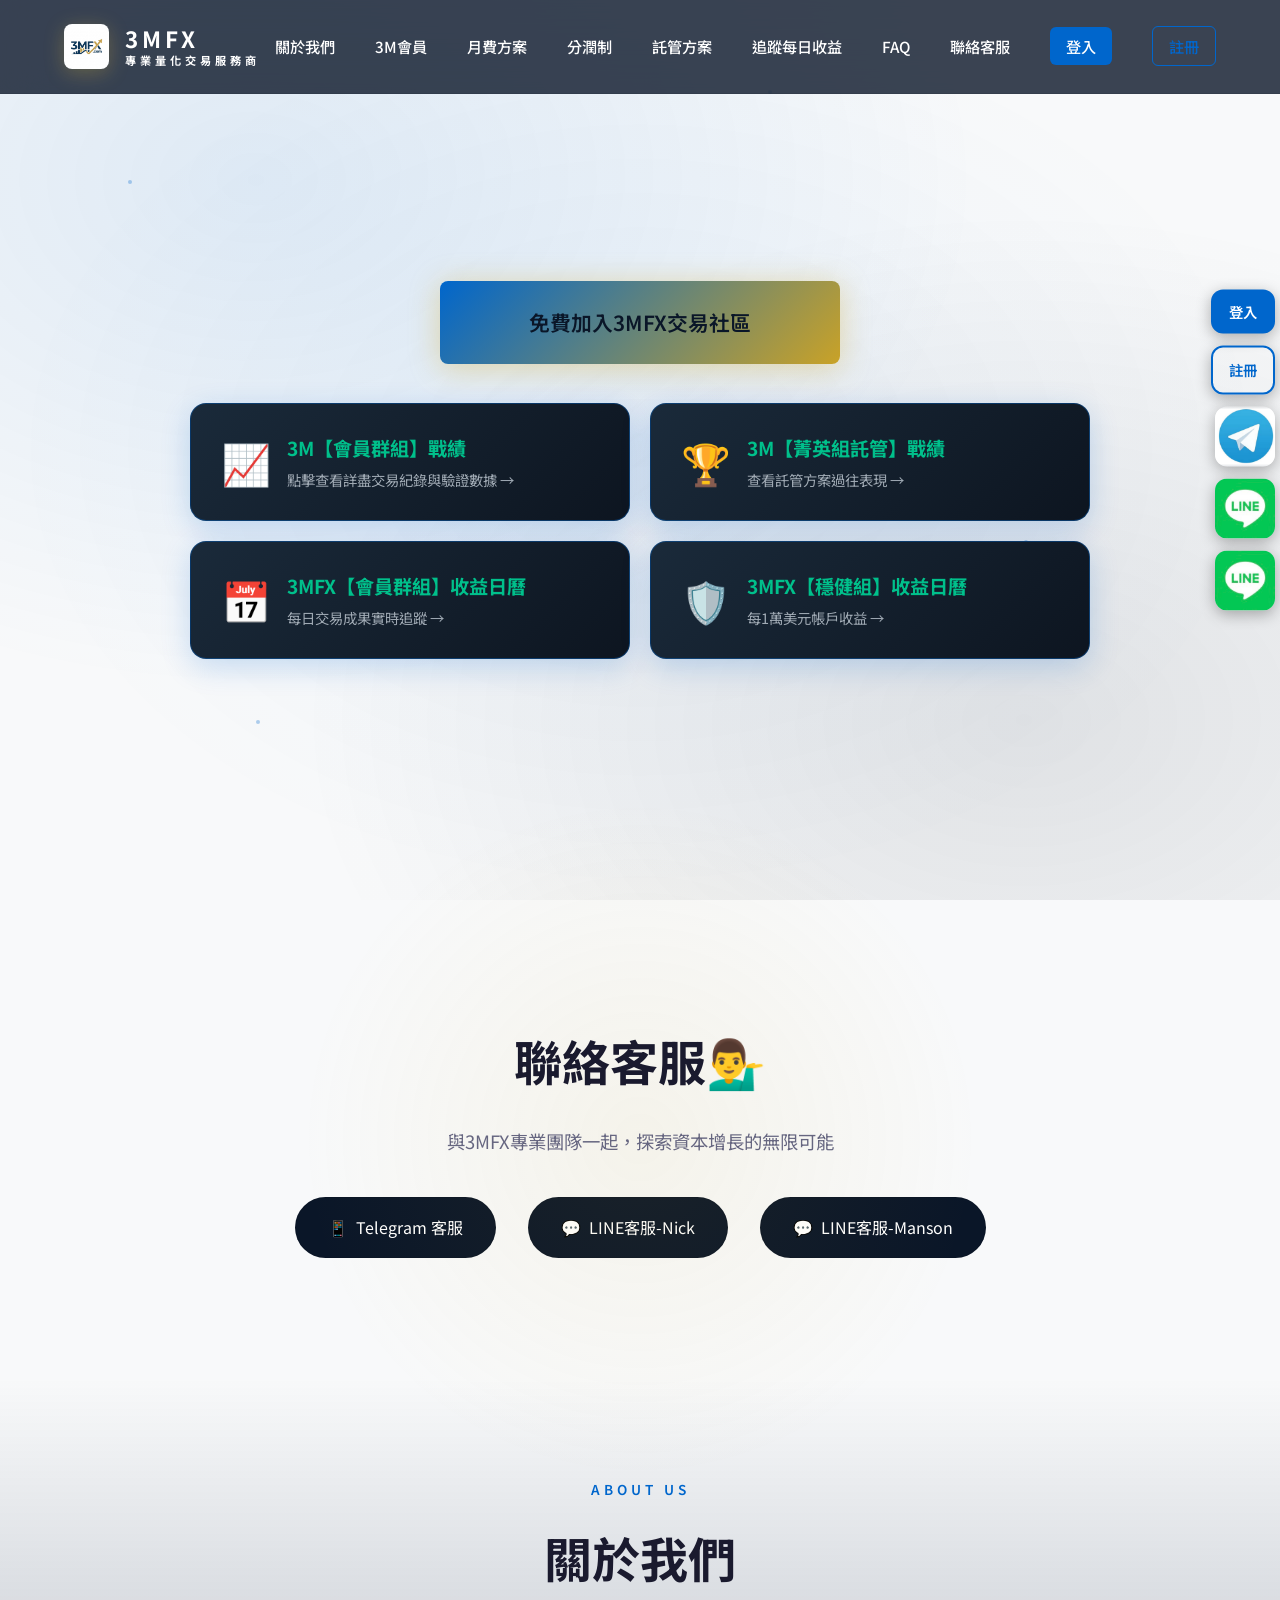
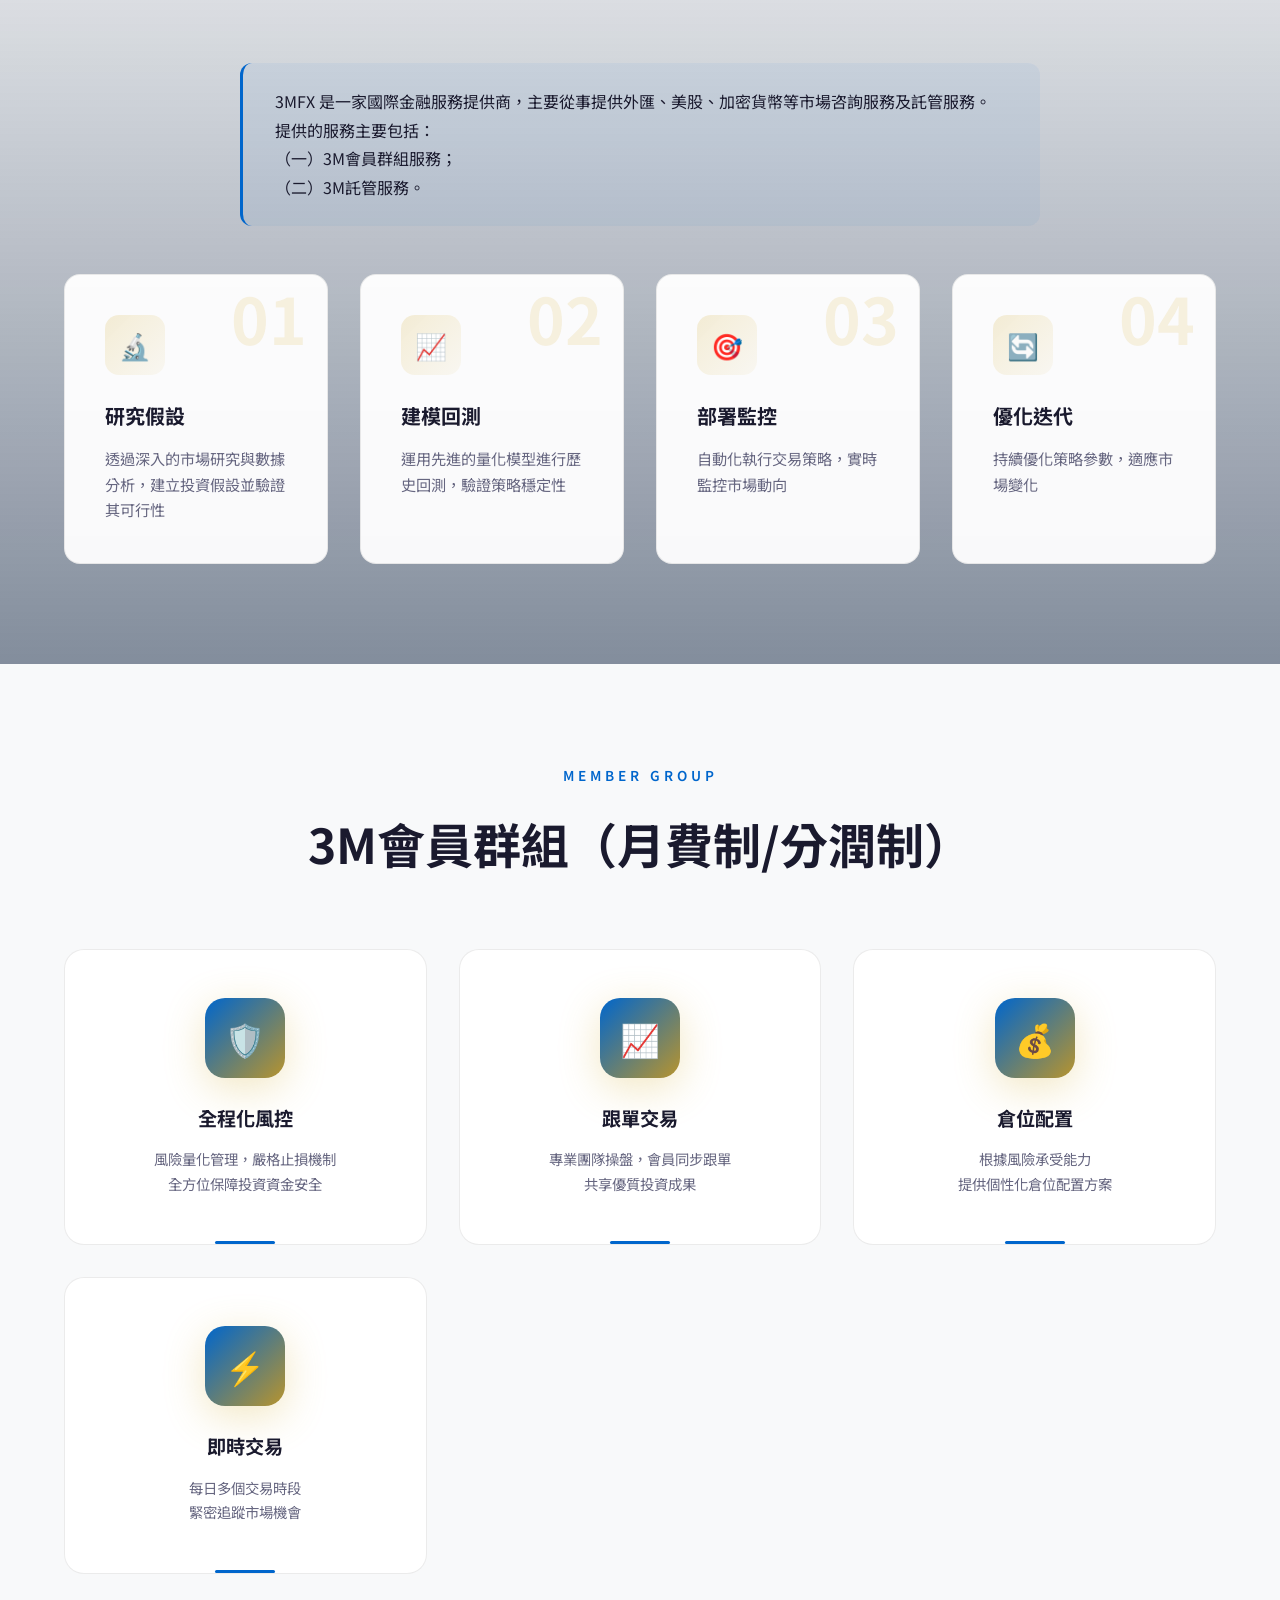
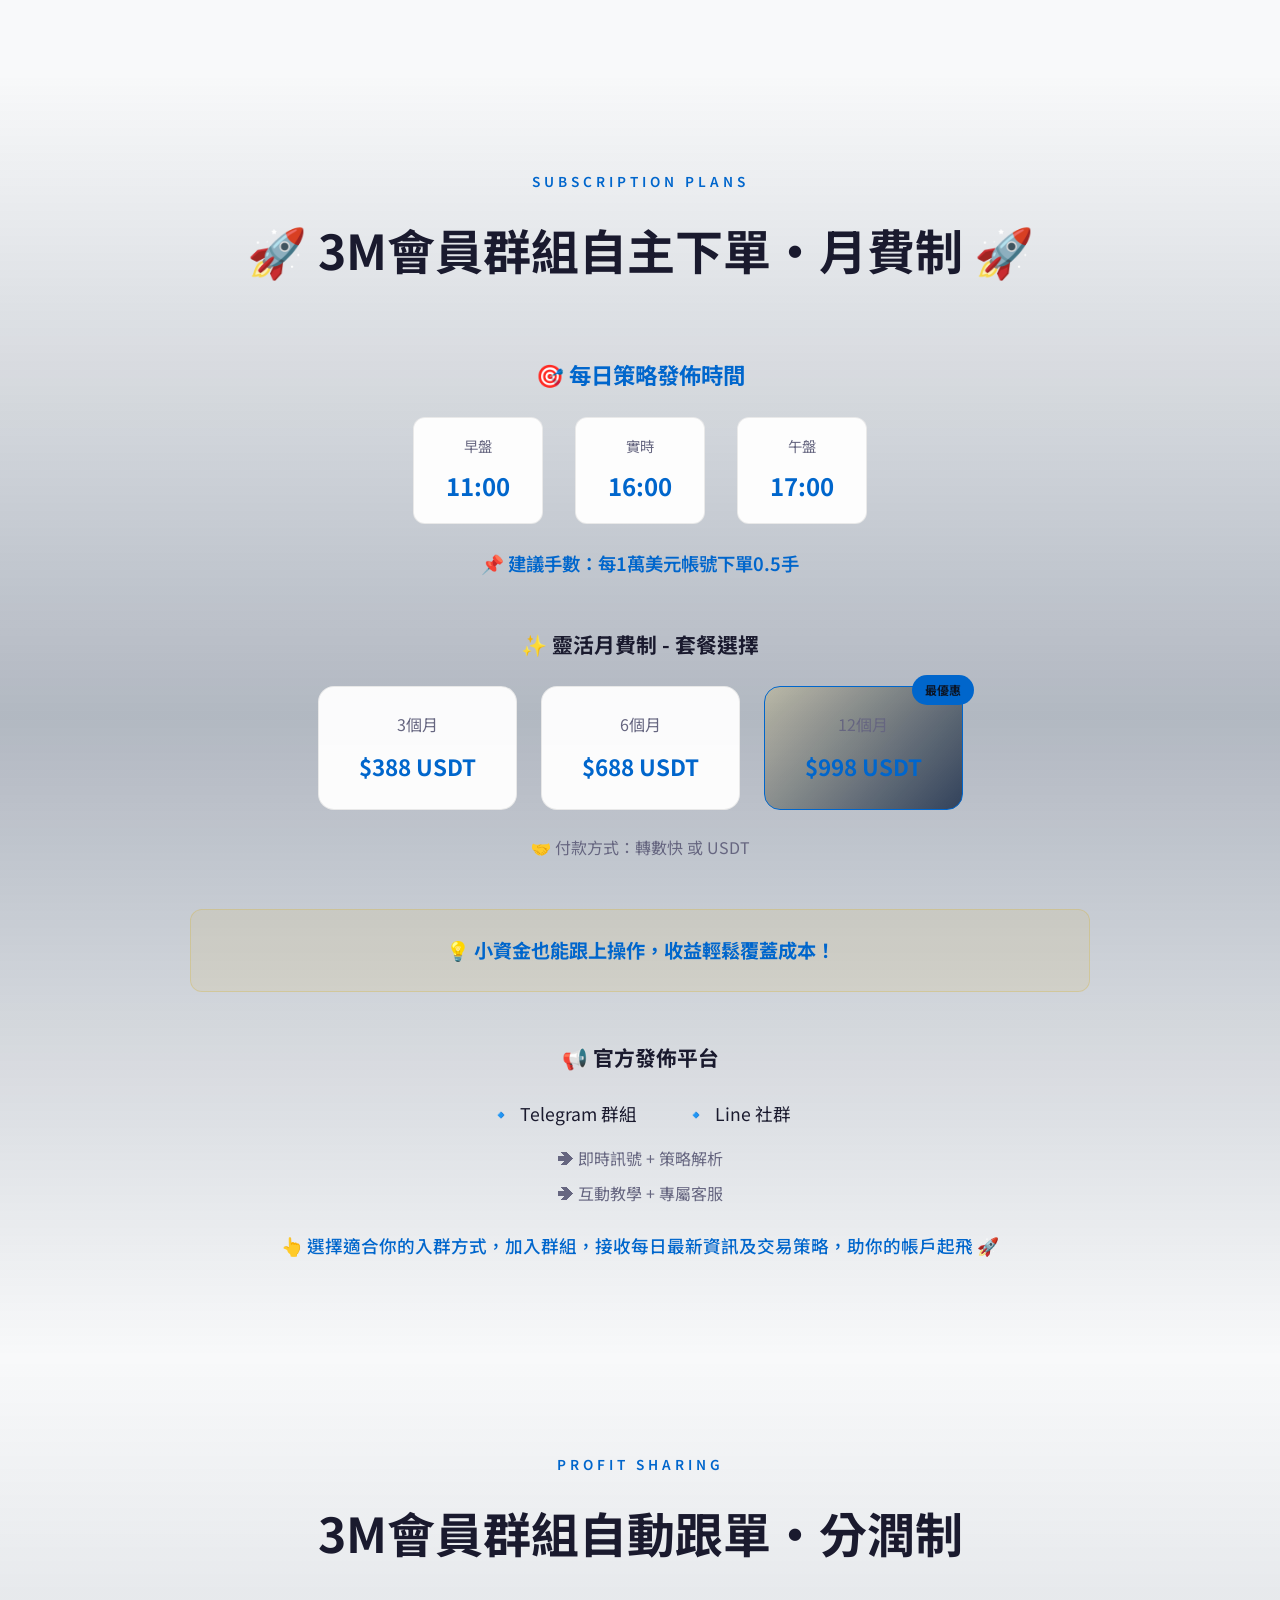
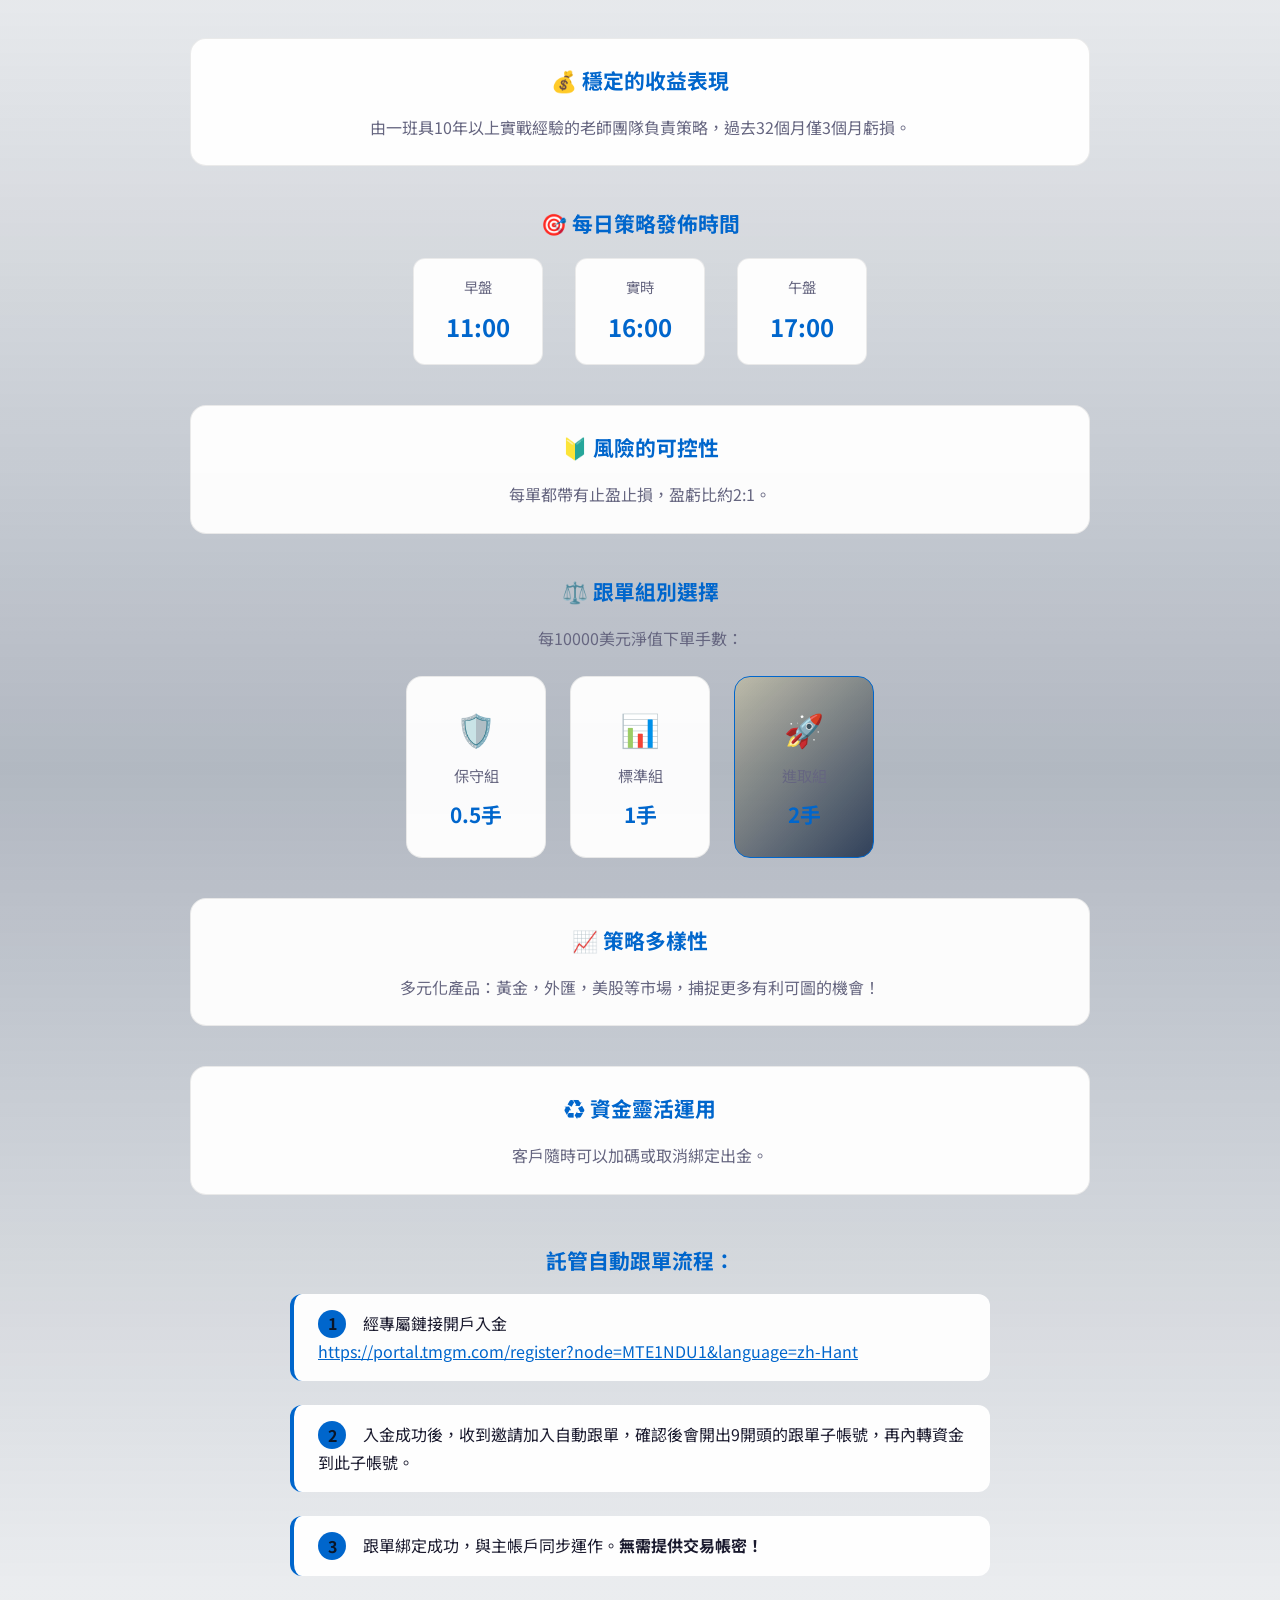
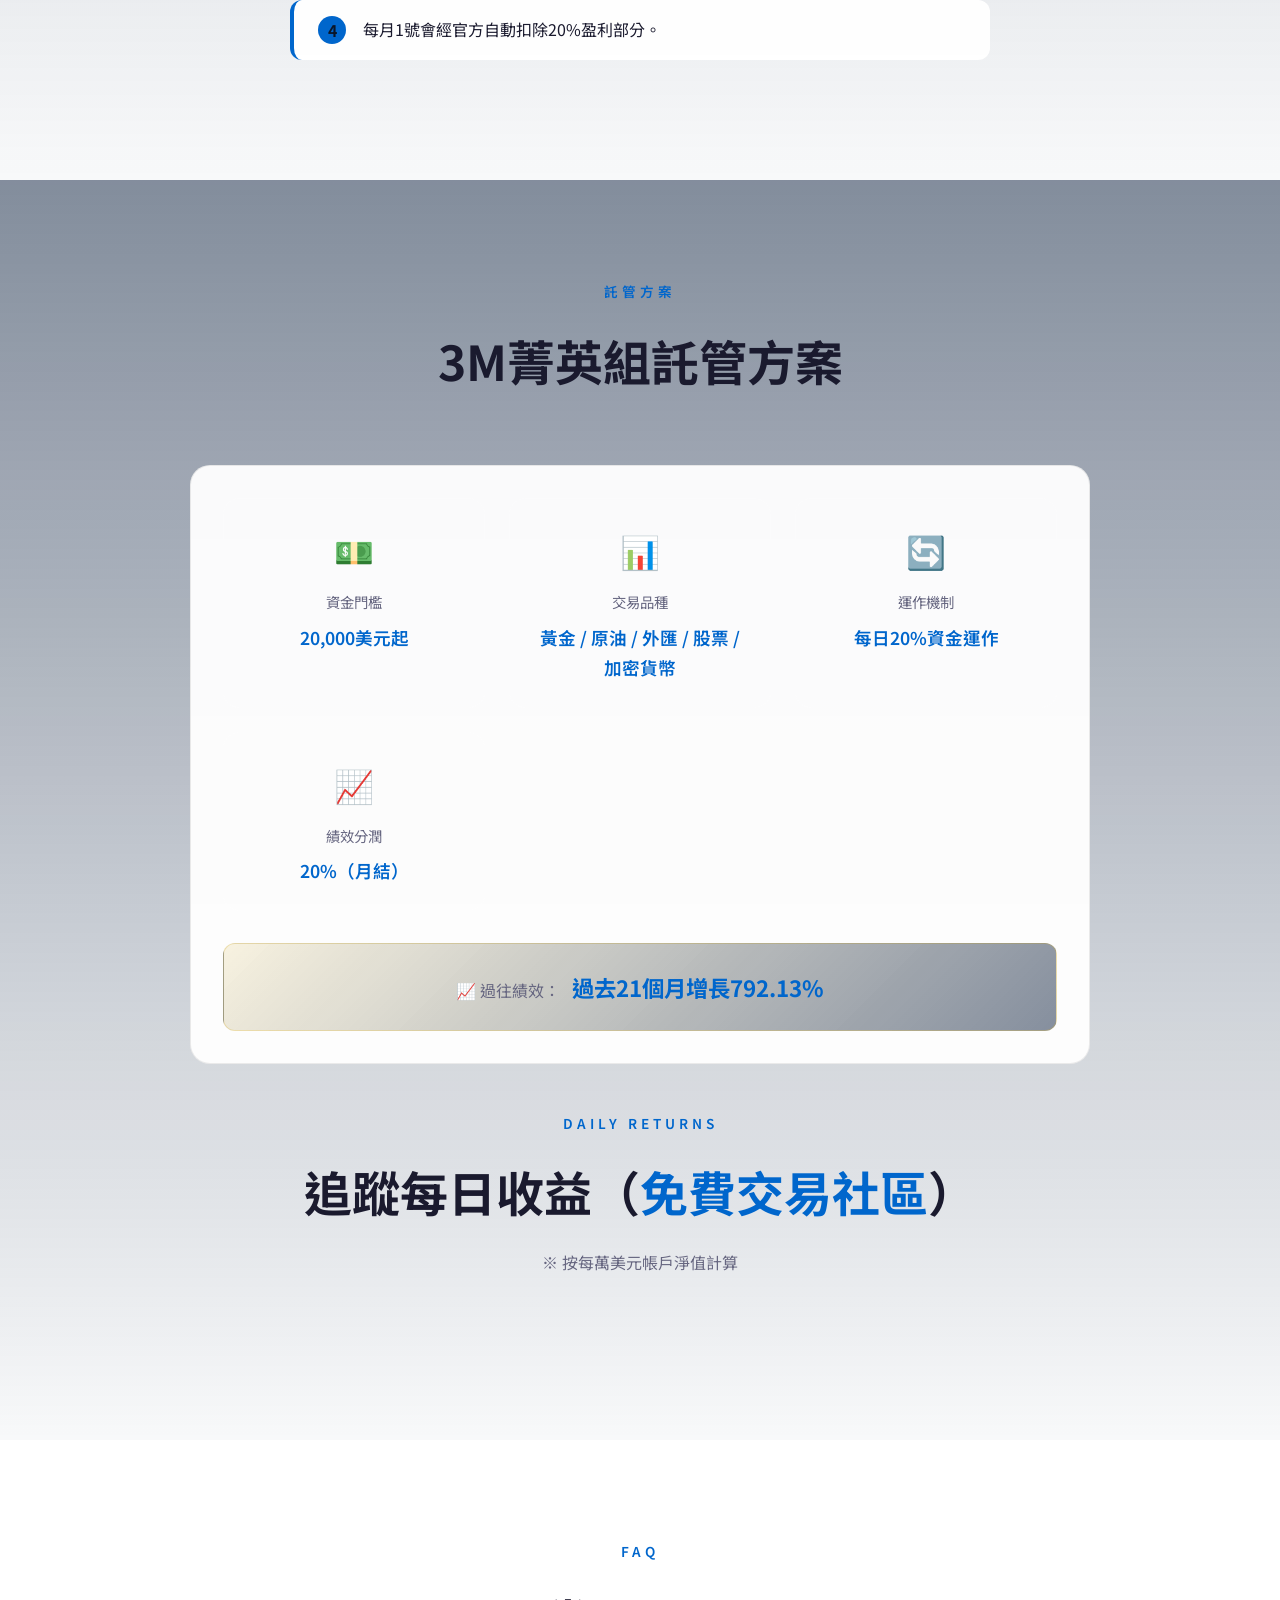
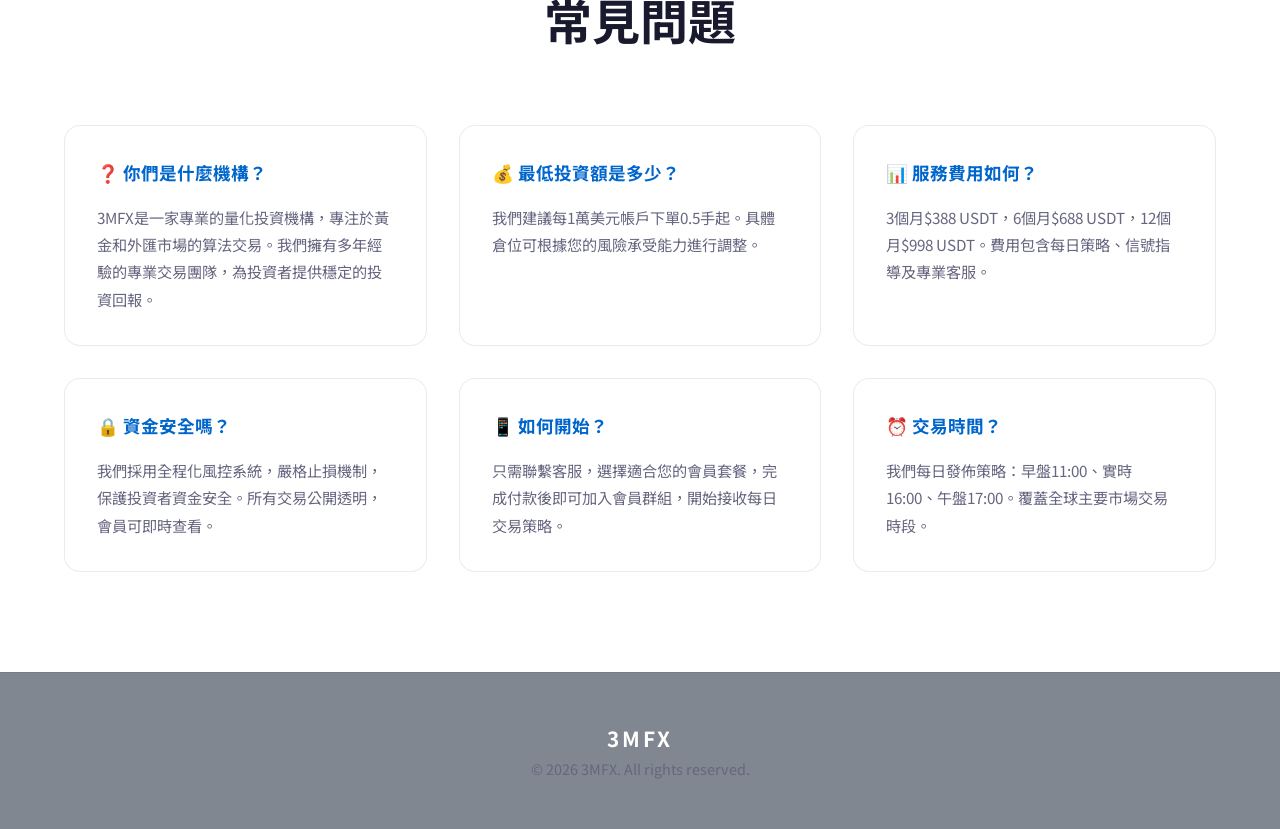
<file: index.html>
<!DOCTYPE html>
<html lang="zh-TW">
<head>
    <meta charset="UTF-8">
    <meta name="viewport" content="width=device-width, initial-scale=1.0">
    <title>3MFX | 量化交易專家</title>
    <link rel="preconnect" href="https://fonts.googleapis.com">
    <link rel="preconnect" href="https://fonts.gstatic.com" crossorigin>
    <link href="https://fonts.googleapis.com/css2?family=Noto+Sans+TC:wght@300;400;500;600;700&family=Space+Grotesk:wght@400;500;600;700&display=swap" rel="stylesheet">
    <style>
        :root {
            --primary: #0a1628;
            --secondary: #f8f9fa;
            --accent: #0066cc;
            --accent-glow: rgba(0, 102, 204, 0.3);
            --text-light: #ffffff;
            --text-dark: #1a1a2e;
            --text-gray: #666680;
            --glass: rgba(255, 255, 255, 0.95);
            --glass-border: rgba(0, 0, 0, 0.08);
        }

        * {
            margin: 0;
            padding: 0;
            box-sizing: border-box;
        }

        html {
            scroll-behavior: smooth;
        }

        body {
            font-family: 'Noto Sans TC', 'Space Grotesk', sans-serif;
            background: var(--secondary);
            color: var(--text-dark);
            line-height: 1.7;
            overflow-x: hidden;
        }

        /* Animated Background */
        .bg-animation {
            position: fixed;
            top: 0;
            left: 0;
            width: 100%;
            height: 100%;
            z-index: -1;
            overflow: hidden;
        }

        .bg-animation::before {
            content: '';
            position: absolute;
            top: 0;
            left: 0;
            width: 100%;
            height: 100%;
            background:
                radial-gradient(ellipse at 20% 20%, rgba(0, 102, 204, 0.1) 0%, transparent 50%),
                radial-gradient(ellipse at 80% 80%, rgba(10, 22, 40, 0.1) 0%, transparent 50%),
                radial-gradient(ellipse at 50% 50%, rgba(0, 102, 204, 0.05) 0%, transparent 70%);
        }

        /* Floating Particles */
        .particles {
            position: fixed;
            top: 0;
            left: 0;
            width: 100%;
            height: 100%;
            z-index: -1;
            pointer-events: none;
        }

        .particle {
            position: absolute;
            width: 4px;
            height: 4px;
            background: var(--accent);
            border-radius: 50%;
            opacity: 0.3;
            animation: float 15s infinite;
        }

        .particle:nth-child(1) { left: 10%; top: 20%; animation-delay: 0s; }
        .particle:nth-child(2) { left: 20%; top: 80%; animation-delay: 2s; }
        .particle:nth-child(3) { left: 60%; top: 10%; animation-delay: 4s; }
        .particle:nth-child(4) { left: 80%; top: 60%; animation-delay: 6s; }
        .particle:nth-child(5) { left: 40%; top: 40%; animation-delay: 8s; }

        @keyframes float {
            0%, 100% { transform: translateY(0) scale(1); opacity: 0.3; }
            50% { transform: translateY(-100px) scale(1.5); opacity: 0.6; }
        }

        /* Hero橫幅廣告*/
        .promo-hero-container {
            display: flex;
            gap: 20px;
            justify-content: center;
            flex-wrap: wrap;
            max-width: 900px;
            margin: 0 auto;
        }

        .promo-hero-card {
            display: flex;
            align-items: center;
            gap: 16px;
            padding: 24px 30px;
            background: linear-gradient(135deg, #1a2a3a 0%, #0d1520 100%);
            border-radius: 16px;
            border: 1px solid rgba(0, 102, 204, 0.4);
            box-shadow: 0 8px 30px rgba(0, 102, 204, 0.2);
            text-decoration: none;
            transition: all 0.3s ease;
            flex: 1;
            min-width: 300px;
        }

        .promo-hero-card:hover {
            transform: scale(1.02);
            box-shadow: 0 12px 40px rgba(0, 102, 204, 0.3);
            border-color: rgba(0, 192, 139, 0.6);
        }

        .promo-hero-icon {
            font-size: 2.5em;
            flex-shrink: 0;
        }

        .promo-hero-text {
            display: flex;
            flex-direction: column;
            text-align: left;
        }

        .promo-hero-title {
            color: #00c08b;
            font-weight: 700;
            font-size: 1.2em;
            margin-bottom: 4px;
        }

        .promo-hero-desc {
            color: #a0aab4;
            font-size: 0.9em;
        }

        @media (max-width: 600px) {
            .promo-hero-container {
                flex-direction: column;
                gap: 15px;
            }
            .promo-hero-card {
                flex-direction: column;
                padding: 20px;
                text-align: center;
                min-width: auto;
            }
            .promo-hero-text {
                text-align: center;
            }
            .promo-hero-icon {
                font-size: 2em;
            }
            .promo-hero-title {
                font-size: 1.1em;
            }
            .promo-hero-desc {
                font-size: 0.85em;
            }
        }

        /* Navigation */
        nav {
            display: flex;
            justify-content: space-between;
            align-items: center;
            padding: 1.5rem 5%;
            position: fixed;
            top: 0;
            left: 0;
            right: 0;
            z-index: 1000;
            background: rgba(10, 22, 40, 0.8);
            backdrop-filter: blur(20px);
            border-bottom: 1px solid var(--glass-border);
            transition: all 0.3s;
        }

        nav.scrolled {
            padding: 1rem 5%;
            background: rgba(10, 22, 40, 0.95);
        }

        .logo {
            display: flex;
            align-items: center;
            gap: 1rem;
        }

        .logo img {
            height: 45px;
            border-radius: 8px;
            box-shadow: 0 4px 20px rgba(212, 175, 55, 0.3);
        }

        .logo-text {
            font-size: 1.4rem;
            font-weight: 700;
            letter-spacing: 4px;
            color: #ffffff;
        }

        .logo-text-wrapper {
            display: flex;
            flex-direction: column;
            line-height: 1.2;
        }

        .logo-subtext {
            font-size: 0.7rem;
            font-weight: 700;
            letter-spacing: 4px;
            color: #ffffff;
            margin-top: 2px;
        }

        .nav-links {
            display: flex;
            gap: 2.5rem;
            list-style: none;
        }

        .nav-links a {
            color: #ffffff;
            text-decoration: none;
            font-weight: 500;
            font-size: 0.95rem;
            transition: all 0.3s;
            position: relative;
        }

        .nav-links a:hover {
            color: var(--accent);
        }

        .nav-login, .nav-register {
            padding: 0.5rem 1rem;
            border-radius: 6px;
            font-weight: 600;
        }

        .nav-login {
            background: var(--accent);
            color: white !important;
        }

        .nav-login:hover {
            background: #0052a3;
        }

        .nav-register {
            background: transparent;
            border: 1px solid var(--accent);
            color: var(--accent) !important;
        }

        .nav-register:hover {
            background: var(--accent);
            color: white !important;
        }

        .nav-links a::after {
            content: '';
            position: absolute;
            bottom: -8px;
            left: 0;
            width: 0;
            height: 2px;
            background: var(--accent);
            transition: width 0.3s;
            box-shadow: 0 0 10px var(--accent-glow);
        }

        .nav-links a:hover::after {
            width: 100%;
        }

        /* Hero Section */
        .hero {
            min-height: 100vh;
            display: flex;
            flex-direction: column;
            align-items: center;
            justify-content: center;
            padding: 120px 5% 80px;
            position: relative;
        }

        .hero-content {
            text-align: center;
            max-width: 900px;
            position: relative;
            z-index: 2;
        }

        .hero-badge {
            display: inline-block;
            background: linear-gradient(135deg, rgba(212, 175, 55, 0.15) 0%, rgba(212, 175, 55, 0.05) 100%);
            border: 1px solid rgba(212, 175, 55, 0.3);
            padding: 0.6rem 1.8rem;
            border-radius: 50px;
            font-size: 0.8rem;
            color: var(--accent);
            margin-bottom: 2rem;
            letter-spacing: 3px;
            font-weight: 600;
            animation: fadeInDown 0.8s ease;
        }

        @keyframes fadeInDown {
            from { opacity: 0; transform: translateY(-30px); }
            to { opacity: 1; transform: translateY(0); }
        }

        .hero h1 {
            font-size: clamp(2.8rem, 7vw, 5rem);
            font-weight: 700;
            margin-bottom: 1.5rem;
            line-height: 1.15;
        }

        .hero h1 .highlight {
            background: var(--accent);
            -webkit-background-clip: text;
            -webkit-text-fill-color: transparent;
            background-clip: text;
        }

        @keyframes fadeInUp {
            from { opacity: 0; transform: translateY(30px); }
            to { opacity: 1; transform: translateY(0); }
        }

        .hero-subtitle {
            font-size: 1.3rem;
            color: var(--text-gray);
            margin-bottom: 3rem;
            max-width: 650px;
            margin-left: auto;
            margin-right: auto;
        }

        .hero-cta {
            display: flex;
            gap: 1.5rem;
            flex-wrap: wrap;
            justify-content: center;
            animation: fadeInUp 0.8s ease 0.6s both;
        }

        .btn {
            padding: 1rem 2.5rem;
            border-radius: 8px;
            font-size: 1rem;
            font-weight: 600;
            cursor: pointer;
            transition: all 0.4s cubic-bezier(0.4, 0, 0.2, 1);
            text-decoration: none;
            display: inline-block;
            position: relative;
            overflow: hidden;
        }

        .btn-primary {
            background: linear-gradient(135deg, var(--accent) 0%, #c9a227 100%);
            color: var(--primary);
            border: none;
            box-shadow: 0 4px 30px rgba(212, 175, 55, 0.4);
        }

        .btn-primary:hover {
            transform: translateY(-3px);
            box-shadow: 0 8px 40px rgba(212, 175, 55, 0.5);
        }

        .btn-primary::before {
            content: '';
            position: absolute;
            top: 0;
            left: -100%;
            width: 100%;
            height: 100%;
            background: linear-gradient(90deg, transparent, rgba(255,255,255,0.3), transparent);
            transition: left 0.5s;
        }

        .btn-primary:hover::before {
            left: 100%;
        }

        /* Hero section large button */
        .hero .btn-primary {
            padding: 1.5rem 4rem;
            font-size: 1.3rem;
            min-width: 400px;
        }

        .btn-outline {
            background: var(--primary);
            color: var(--text-light);
            border: 1px solid var(--glass-border);
            backdrop-filter: blur(10px);
        }

        .btn-outline:hover {
            border-color: var(--accent);
            color: var(--accent);
            background: rgba(0, 102, 204, 0.1);
        }

        /* Section Styles */
        section {
            padding: 100px 5%;
            position: relative;
        }

        .section-header {
            text-align: center;
            margin-bottom: 4rem;
        }

        .section-label {
            color: var(--accent);
            font-size: 0.85rem;
            letter-spacing: 4px;
            margin-bottom: 1rem;
            display: block;
            font-weight: 600;
        }

        .section-title {
            font-size: clamp(2rem, 5vw, 3rem);
            font-weight: 700;
        }

        /* Glass Card */
        .glass-card {
            background: var(--glass);
            border: 1px solid var(--glass-border);
            border-radius: 20px;
            padding: 3rem;
            backdrop-filter: blur(20px);
            transition: all 0.4s;
        }

        .glass-card:hover {
            transform: translateY(-10px);
            border-color: rgba(212, 175, 55, 0.3);
            box-shadow: 0 20px 60px rgba(0, 0, 0, 0.3);
        }

        /* Strategy Section */
        .strategy {
            background: linear-gradient(180deg, transparent 0%, rgba(15, 34, 64, 0.5) 100%);
        }

        .strategy-image {
            max-width: 1100px;
            margin: 0 auto 4rem;
            border-radius: 20px;
            overflow: hidden;
            box-shadow: 0 30px 80px rgba(0, 0, 0, 0.5);
            border: 1px solid var(--glass-border);
        }

        .strategy-image img {
            width: 100%;
            display: block;
        }

        .strategy-grid {
            display: grid;
            grid-template-columns: repeat(auto-fit, minmax(260px, 1fr));
            gap: 2rem;
            max-width: 1200px;
            margin: 0 auto;
        }

        .strategy-intro {
            text-align: left;
            max-width: 800px;
            margin: 0 auto 3rem;
            padding: 1.5rem 2rem;
            background: rgba(0, 102, 204, 0.05);
            border-radius: 12px;
            border-left: 3px solid var(--accent);
        }

        .strategy-intro p {
            color: var(--text-dark);
            font-size: 1rem;
            line-height: 1.8;
            margin: 0;
        }

        .strategy-card {
            background: var(--glass);
            border: 1px solid var(--glass-border);
            border-radius: 16px;
            padding: 2.5rem;
            position: relative;
            overflow: hidden;
            transition: all 0.4s;
        }

        .strategy-card::before {
            content: '';
            position: absolute;
            top: 0;
            left: 0;
            width: 100%;
            height: 3px;
            background: linear-gradient(90deg, var(--accent), transparent);
            transform: scaleX(0);
            transform-origin: left;
            transition: transform 0.4s;
        }

        .strategy-card:hover {
            transform: translateY(-8px);
            border-color: rgba(212, 175, 55, 0.3);
        }

        .strategy-card:hover::before {
            transform: scaleX(1);
        }

        .strategy-number {
            font-size: 4rem;
            font-weight: 700;
            color: rgba(212, 175, 55, 0.15);
            position: absolute;
            top: 10px;
            right: 20px;
            line-height: 1;
        }

        .strategy-icon {
            width: 60px;
            height: 60px;
            background: linear-gradient(135deg, rgba(212, 175, 55, 0.2) 0%, rgba(212, 175, 55, 0.05) 100%);
            border-radius: 14px;
            display: flex;
            align-items: center;
            justify-content: center;
            font-size: 1.6rem;
            margin-bottom: 1.5rem;
        }

        .strategy-card h3 {
            font-size: 1.25rem;
            margin-bottom: 0.8rem;
            color: var(--text-dark);
        }

        .strategy-card p {
            color: var(--text-gray);
            font-size: 0.95rem;
        }

        /* Services Section */
        .services-grid {
            display: grid;
            grid-template-columns: repeat(auto-fit, minmax(270px, 1fr));
            gap: 2rem;
            max-width: 1300px;
            margin: 0 auto;
        }

        .service-card {
            background: var(--glass);
            border: 1px solid var(--glass-border);
            border-radius: 20px;
            padding: 3rem 2.5rem;
            text-align: center;
            transition: all 0.4s;
            position: relative;
        }

        .service-card::after {
            content: '';
            position: absolute;
            bottom: 0;
            left: 50%;
            transform: translateX(-50%);
            width: 60px;
            height: 3px;
            background: var(--accent);
            border-radius: 2px;
            transition: width 0.3s;
        }

        .service-card:hover {
            transform: translateY(-12px);
            border-color: rgba(212, 175, 55, 0.4);
            box-shadow: 0 25px 60px rgba(0, 0, 0, 0.3);
        }

        .service-card:hover::after {
            width: 100px;
        }

        .service-icon {
            width: 80px;
            height: 80px;
            margin: 0 auto 1.5rem;
            background: linear-gradient(135deg, var(--accent) 0%, #b8942d 100%);
            border-radius: 20px;
            display: flex;
            align-items: center;
            justify-content: center;
            font-size: 2rem;
            box-shadow: 0 10px 40px rgba(212, 175, 55, 0.3);
        }

        .service-card h3 {
            font-size: 1.2rem;
            margin-bottom: 0.8rem;
        }

        .service-card p {
            color: var(--text-gray);
            font-size: 0.9rem;
        }


        /* Pricing Section */
        .pricing-section {
            padding: 6rem 5%;
            background: linear-gradient(180deg, transparent 0%, rgba(15, 34, 64, 0.3) 50%, transparent 100%);
        }

        .pricing-content {
            max-width: 900px;
            margin: 0 auto;
        }

        .signal-times {
            text-align: center;
            margin-bottom: 3rem;
        }

        .signal-times h3 {
            font-size: 1.4rem;
            color: var(--accent);
            margin-bottom: 1.5rem;
        }

        .time-grid {
            display: flex;
            justify-content: center;
            gap: 2rem;
            margin-bottom: 1.5rem;
        }

        .time-item {
            background: var(--glass);
            border: 1px solid var(--glass-border);
            padding: 1rem 2rem;
            border-radius: 12px;
            text-align: center;
        }

        .time-label {
            display: block;
            font-size: 0.9rem;
            color: var(--text-gray);
            margin-bottom: 0.5rem;
        }

        .time-value {
            font-size: 1.5rem;
            font-weight: 700;
            color: var(--accent);
        }

        .lot-size {
            color: var(--text-gray);
            font-size: 1rem;
        }

        .pricing-plans {
            text-align: center;
            margin-bottom: 3rem;
        }

        .pricing-plans h3 {
            font-size: 1.3rem;
            margin-bottom: 1.5rem;
        }

        .plans-grid {
            display: flex;
            justify-content: center;
            gap: 1.5rem;
            flex-wrap: wrap;
            margin-bottom: 1.5rem;
        }

        .plan-card {
            background: var(--glass);
            border: 1px solid var(--glass-border);
            padding: 1.5rem 2.5rem;
            border-radius: 16px;
            text-align: center;
            min-width: 160px;
            position: relative;
            transition: all 0.3s;
        }

        .plan-card:hover {
            transform: translateY(-5px);
            border-color: var(--accent);
            box-shadow: 0 15px 40px rgba(212, 175, 55, 0.2);
        }

        .plan-card.featured {
            background: linear-gradient(135deg, rgba(212, 175, 55, 0.2) 0%, rgba(15, 34, 64, 0.8) 100%);
            border-color: var(--accent);
        }

        .plan-period {
            display: block;
            font-size: 1rem;
            color: var(--text-gray);
            margin-bottom: 0.5rem;
        }

        .plan-price {
            display: block;
            font-size: 1.4rem;
            font-weight: 700;
            color: var(--accent);
        }

        .plan-badge {
            position: absolute;
            top: -12px;
            right: -12px;
            background: var(--accent);
            color: var(--primary);
            font-size: 0.75rem;
            font-weight: 700;
            padding: 0.3rem 0.8rem;
            border-radius: 20px;
        }

        .payment-method {
            color: var(--text-gray);
            font-size: 1rem;
        }

        .benefits {
            text-align: center;
            margin-bottom: 3rem;
            padding: 1.5rem;
            background: rgba(212, 175, 55, 0.1);
            border-radius: 12px;
            border: 1px solid rgba(212, 175, 55, 0.3);
        }

        .benefits h3 {
            color: var(--accent);
            font-size: 1.2rem;
        }

        .social-platforms {
            text-align: center;
        }

        .social-platforms h3 {
            font-size: 1.3rem;
            margin-bottom: 1.5rem;
        }

        .platforms {
            display: flex;
            justify-content: center;
            gap: 3rem;
            margin-bottom: 1rem;
        }

        .platform {
            display: flex;
            align-items: center;
            gap: 0.5rem;
            font-size: 1.1rem;
        }

        .platform-icon {
            color: var(--accent);
        }

        .platform-features {
            list-style: none;
            margin-bottom: 1.5rem;
        }

        .platform-features li {
            color: var(--text-gray);
            margin-bottom: 0.5rem;
        }

        .cta-text {
            font-size: 1.1rem;
            color: var(--accent);
            font-weight: 500;
        }

        /* Profit Sharing Section */
        .profit-sharing {
            padding: 6rem 5%;
            background: linear-gradient(180deg, transparent 0%, rgba(15, 34, 64, 0.3) 50%, transparent 100%);
        }

        .ps-content {
            max-width: 900px;
            margin: 0 auto;
        }

        .ps-highlight, .ps-schedule, .ps-risk, .ps-diversity, .ps-flexibility {
            text-align: center;
            margin-bottom: 2.5rem;
            padding: 1.5rem;
            background: var(--glass);
            border: 1px solid var(--glass-border);
            border-radius: 16px;
        }

        .ps-highlight h3, .ps-schedule h3, .ps-risk h3, .ps-groups h3, .ps-diversity h3, .ps-flexibility h3, .ps-flow h3 {
            font-size: 1.3rem;
            color: var(--accent);
            margin-bottom: 1rem;
        }

        .ps-highlight p, .ps-risk p, .ps-diversity p, .ps-flexibility p {
            color: var(--text-gray);
            font-size: 1rem;
        }

        .ps-schedule {
            background: transparent;
            border: none;
            padding: 0;
        }

        .ps-groups {
            text-align: center;
            margin-bottom: 2.5rem;
        }

        .groups-note {
            color: var(--text-gray);
            margin-bottom: 1.5rem;
        }

        .groups-grid {
            display: flex;
            justify-content: center;
            gap: 1.5rem;
            flex-wrap: wrap;
        }

        .group-card {
            background: var(--glass);
            border: 1px solid var(--glass-border);
            padding: 1.5rem 2rem;
            border-radius: 16px;
            text-align: center;
            min-width: 140px;
            transition: all 0.3s;
        }

        .group-card:hover {
            transform: translateY(-5px);
            border-color: var(--accent);
        }

        .group-card.featured {
            background: linear-gradient(135deg, rgba(212, 175, 55, 0.2) 0%, rgba(15, 34, 64, 0.8) 100%);
            border-color: var(--accent);
        }

        .group-icon {
            display: block;
            font-size: 2rem;
            margin-bottom: 0.5rem;
        }

        .group-name {
            display: block;
            color: var(--text-gray);
            font-size: 0.95rem;
            margin-bottom: 0.5rem;
        }

        .group-lots {
            display: block;
            font-size: 1.3rem;
            font-weight: 700;
            color: var(--accent);
        }

        .ps-flow {
            text-align: center;
            margin-top: 3rem;
        }

        .flow-steps {
            list-style: none;
            text-align: left;
            max-width: 700px;
            margin: 0 auto;
        }

        .flow-steps li {
            margin-bottom: 1.5rem;
            padding: 1rem 1.5rem;
            background: var(--glass);
            border-radius: 12px;
            border-left: 4px solid var(--accent);
        }

        .step-num {
            display: inline-flex;
            align-items: center;
            justify-content: center;
            width: 28px;
            height: 28px;
            background: var(--accent);
            color: var(--primary);
            border-radius: 50%;
            font-weight: 700;
            margin-right: 0.8rem;
        }

        .flow-link {
            color: var(--accent);
            word-break: break-all;
        }

        .flow-link:hover {
            text-decoration: underline;
        }

        /* Team Section */
        .team {
            background: linear-gradient(180deg, rgba(15, 34, 64, 0.5) 0%, transparent 100%);
        }

        .team-image {
            max-width: 1200px;
            margin: 0 auto;
            border-radius: 24px;
            overflow: hidden;
            box-shadow: 0 40px 100px rgba(0, 0, 0, 0.5);
            border: 1px solid var(--glass-border);
        }

        .team-image img {
            width: 100%;
            display: block;
            transition: transform 0.5s;
        }

        .team-image:hover img {
            transform: scale(1.02);
        }

        /* Elite Features */
        .elite-features {
            max-width: 900px;
            margin: 0 auto 3rem;
            padding: 2rem;
            background: var(--glass);
            border: 1px solid var(--glass-border);
            border-radius: 20px;
        }

        .elite-grid {
            display: grid;
            grid-template-columns: repeat(auto-fit, minmax(200px, 1fr));
            gap: 1.5rem;
            margin-bottom: 2rem;
        }

        .elite-item {
            text-align: center;
            padding: 1.5rem;
            background: rgba(255, 255, 255, 0.03);
            border-radius: 16px;
            border: 1px solid rgba(255, 255, 255, 0.08);
        }

        .elite-icon {
            display: block;
            font-size: 2rem;
            margin-bottom: 0.8rem;
        }

        .elite-label {
            display: block;
            color: var(--text-gray);
            font-size: 0.9rem;
            margin-bottom: 0.5rem;
        }

        .elite-value {
            display: block;
            color: var(--accent);
            font-size: 1.1rem;
            font-weight: 600;
        }

        .elite-performance {
            text-align: center;
            padding: 1.5rem;
            background: linear-gradient(135deg, rgba(212, 175, 55, 0.15) 0%, rgba(15, 34, 64, 0.5) 100%);
            border-radius: 12px;
            border: 1px solid rgba(212, 175, 55, 0.3);
        }

        .performance-label {
            color: var(--text-gray);
            font-size: 1rem;
        }

        .performance-value {
            color: var(--accent);
            font-size: 1.4rem;
            font-weight: 700;
            margin-left: 0.5rem;
        }

        /* Risk Section */
        .risk-section {
            background: var(--secondary);
        }

        .risk-image {
            max-width: 1000px;
            margin: 0 auto 4rem;
            border-radius: 20px;
            overflow: hidden;
            box-shadow: 0 30px 80px rgba(0, 0, 0, 0.4);
            border: 1px solid var(--glass-border);
        }

        .risk-image img {
            width: 100%;
            display: block;
        }

        .risk-table {
            max-width: 900px;
            margin: 0 auto;
            background: var(--glass);
            border-radius: 16px;
            overflow: hidden;
            border: 1px solid var(--glass-border);
        }

        .risk-header {
            display: grid;
            grid-template-columns: 1.5fr 1fr 1fr;
            background: linear-gradient(135deg, rgba(212, 175, 55, 0.15) 0%, rgba(212, 175, 55, 0.05) 100%);
            padding: 1.5rem 2rem;
            font-weight: 600;
            text-align: center;
            border-bottom: 1px solid var(--glass-border);
        }

        .risk-row {
            display: grid;
            grid-template-columns: 1.5fr 1fr 1fr;
            padding: 1.5rem 2rem;
            border-bottom: 1px solid var(--glass-border);
            text-align: center;
            transition: background 0.3s;
        }

        .risk-row:last-child {
            border-bottom: none;
        }

        .risk-row:hover {
            background: rgba(212, 175, 55, 0.05);
        }

        .risk-group {
            font-weight: 500;
            display: flex;
            align-items: center;
            gap: 0.8rem;
            justify-content: center;
        }

        .risk-icon {
            width: 36px;
            height: 36px;
            border-radius: 10px;
            display: flex;
            align-items: center;
            justify-content: center;
            font-size: 1.1rem;
        }

        .risk-conservative .risk-icon {
            background: rgba(59, 130, 246, 0.2);
            color: #60a5fa;
        }

        .risk-standard .risk-icon {
            background: rgba(34, 197, 94, 0.2);
            color: #4ade80;
        }

        .risk-aggressive .risk-icon {
            background: rgba(249, 115, 22, 0.2);
            color: #fb923c;
        }

        .lot-size {
            font-size: 1.15rem;
            font-weight: 600;
            color: var(--accent);
        }

        .risk-warning {
            text-align: center;
            color: var(--accent);
            margin-top: 2rem;
            font-size: 0.95rem;
            display: flex;
            align-items: center;
            justify-content: center;
            gap: 0.5rem;
        }

        /* CTA Section */
        .cta {
            text-align: center;
            padding: 120px 5%;
            position: relative;
        }

        .cta::before {
            content: '';
            position: absolute;
            top: 50%;
            left: 50%;
            transform: translate(-50%, -50%);
            width: 800px;
            height: 800px;
            background: radial-gradient(circle, rgba(212, 175, 55, 0.08) 0%, transparent 60%);
            pointer-events: none;
        }

        /* FAQ Section */
        .faq-section {
            padding: 100px 5%;
            background: var(--glass);
        }

        .faq-grid {
            display: grid;
            grid-template-columns: repeat(auto-fit, minmax(300px, 1fr));
            gap: 2rem;
            max-width: 1200px;
            margin: 0 auto;
            margin-top: 3rem;
        }

        .faq-item {
            background: var(--glass);
            border: 1px solid var(--glass-border);
            border-radius: 16px;
            padding: 2rem;
            transition: all 0.3s ease;
        }

        .faq-item:hover {
            border-color: var(--accent);
            transform: translateY(-5px);
        }

        .faq-item h3 {
            color: var(--accent);
            font-size: 1.1rem;
            margin-bottom: 1rem;
        }

        .faq-item p {
            color: var(--text-gray);
            font-size: 0.95rem;
            line-height: 1.8;
        }

        /* Social Section */
        .social-section {
            padding: 80px 5%;
            text-align: center;
        }

        .social-links {
            display: flex;
            justify-content: center;
            gap: 2rem;
            margin-top: 2rem;
            flex-wrap: wrap;
        }

        .social-link {
            display: flex;
            align-items: center;
            gap: 0.5rem;
            padding: 1rem 2rem;
            background: var(--primary);
            border: 1px solid var(--glass-border);
            border-radius: 50px;
            color: var(--text-light);
            text-decoration: none;
            transition: all 0.3s ease;
            font-size: 1rem;
        }

        .social-link:hover {
            border-color: var(--accent);
            transform: translateY(-3px);
            box-shadow: 0 10px 30px var(--accent-glow);
        }

        .social-link.telegram:hover {
            border-color: #0088cc;
        }

        .social-link.line:hover {
            border-color: #06c755;
        }

        .social-link.dingtalk {
            background: #1678f3;
            border-color: #1678f3;
            cursor: pointer;
        }

        .social-link.dingtalk:hover {
            border-color: #3b9cff;
            transform: translateY(-3px);
            box-shadow: 0 10px 30px rgba(22, 120, 243, 0.4);
        }

        .social-link.github:hover {
            border-color: #333;
        }

        /* QR Code Modal */
        .qr-modal {
            display: none;
            position: fixed;
            top: 0;
            left: 0;
            width: 100%;
            height: 100%;
            background: rgba(0, 0, 0, 0.8);
            z-index: 9999;
            justify-content: center;
            align-items: center;
            padding: 20px;
        }

        .qr-modal.active {
            display: flex;
        }

        .qr-modal-content {
            background: white;
            border-radius: 16px;
            padding: 30px;
            max-width: 400px;
            width: 100%;
            text-align: center;
            position: relative;
            animation: modalIn 0.3s ease;
        }

        @keyframes modalIn {
            from { opacity: 0; transform: scale(0.9); }
            to { opacity: 1; transform: scale(1); }
        }

        .qr-modal-content h3 {
            color: #1678f3;
            margin-bottom: 20px;
            font-size: 1.5rem;
        }

        .qr-modal-content img {
            max-width: 280px;
            border-radius: 12px;
            border: 2px solid #eee;
        }

        .qr-modal-close {
            position: absolute;
            top: 15px;
            right: 20px;
            font-size: 28px;
            color: #999;
            cursor: pointer;
            line-height: 1;
        }

        .qr-modal-close:hover {
            color: #333;
        }

        .cta h2 {
            font-size: clamp(2rem, 5vw, 3rem);
            margin-bottom: 1.5rem;
            position: relative;
        }

        .cta p {
            color: var(--text-gray);
            margin-bottom: 2.5rem;
            font-size: 1.15rem;
            position: relative;
        }

        /* Footer */
        /* 浮動客服側邊欄 */
        .floating-contact {
            position: fixed;
            right: 5px;
            top: 50%;
            transform: translateY(-50%);
            display: flex;
            flex-direction: column;
            gap: 12px;
            z-index: 999;
        }

        .fc-item {
            width: 60px;
            height: 60px;
            border-radius: 12px;
            display: flex;
            align-items: center;
            justify-content: center;
            text-decoration: none;
            transition: all 0.3s ease;
            box-shadow: 0 4px 15px rgba(0, 0, 0, 0.3);
            overflow: hidden;
            background: transparent;
            margin-left: auto;
        }

        .fc-item.login, .fc-item.register {
            width: auto;
            height: auto;
            padding: 10px 16px;
            background: var(--accent);
            color: white;
            font-weight: 600;
            font-size: 0.9rem;
            margin-left: 0;
        }

        .fc-item.register {
            background: transparent;
            border: 2px solid var(--accent);
            color: var(--accent);
        }

        .fc-item.login:hover, .fc-item.register:hover {
            transform: scale(1.1);
            box-shadow: 0 6px 20px rgba(0, 0, 0, 0.4);
        }

        .fc-item img {
            width: 60px;
            height: 60px;
            object-fit: contain;
            display: block;
        }

        .fc-item:hover {
            transform: scale(1.1);
            box-shadow: 0 6px 20px rgba(0, 0, 0, 0.4);
        }

        @media (max-width: 768px) {
            .floating-contact {
                right: 5px;
                gap: 8px;
            }
            .fc-item {
                width: 50px;
                height: 50px;
                border-radius: 10px;
            }
            .fc-item img {
                width: 50px;
                height: 50px;
            }
        }

        footer {
            padding: 3rem 5%;
            text-align: center;
            border-top: 1px solid var(--glass-border);
            background: rgba(10, 22, 40, 0.5);
        }

        .footer-logo {
            font-size: 1.3rem;
            font-weight: 700;
            letter-spacing: 3px;
            color: #ffffff;
        }

        footer p {
            color: var(--text-gray);
            font-size: 0.9rem;
        }

        /* Mobile Menu */
        .mobile-toggle {
            display: none;
            flex-direction: column;
            gap: 5px;
            cursor: pointer;
            padding: 10px;
            z-index: 1001;
        }

        .mobile-toggle span {
            width: 25px;
            height: 2px;
            background: var(--text-light);
            transition: all 0.3s;
        }

        .mobile-toggle.active span:nth-child(1) {
            transform: rotate(45deg) translate(5px, 5px);
        }

        .mobile-toggle.active span:nth-child(2) {
            opacity: 0;
        }

        .mobile-toggle.active span:nth-child(3) {
            transform: rotate(-45deg) translate(5px, -5px);
        }

        .mobile-menu {
            display: none;
            position: fixed;
            top: 0;
            left: 0;
            right: 0;
            bottom: 0;
            background: rgba(10, 22, 40, 0.98);
            z-index: 999;
            flex-direction: column;
            align-items: center;
            justify-content: center;
            gap: 2rem;
            overflow-y: auto;
            padding: 80px 20px;
        }

        .mobile-menu.active {
            display: flex;
        }

        .mobile-menu a {
            color: var(--text-light);
            text-decoration: none;
            font-size: 1.1rem;
            font-weight: 500;
            transition: color 0.3s;
            padding: 10px 0;
            text-align: center;
        }

        .mobile-menu a:hover {
            color: var(--accent);
        }

        /* Responsive */
        @media (max-width: 900px) {
            * {
                max-width: 100vw;
            }
            
            html, body {
                overflow-x: hidden;
            }
            
            .nav-links {
                display: none;
            }

            .mobile-toggle {
                display: flex;
            }

            .hero {
                padding: 100px 5% 60px;
                min-height: auto;
                min-height: 100vh;
            }

            .hero h1 {
                font-size: 2rem;
            }

            .hero-subtitle {
                font-size: 1rem;
            }

            .hero-cta {
                flex-direction: column;
                gap: 1rem;
            }

            .btn {
                width: 100%;
                text-align: center;
            }

            section {
                padding: 60px 5%;
                max-width: 100vw;
                overflow-x: hidden;
            }

            .risk-header,
            .risk-row {
                grid-template-columns: 1fr;
                gap: 0.5rem;
            }

            .risk-header span:not(:first-child),
            .risk-row > div:not(:first-child) {
                display: none;
            }

            .risk-group {
                justify-content: flex-start;
            }

            img {
                max-width: 100%;
                height: auto;
            }

            .container, .strategy-content, .services-grid, .pricing-cards, .profit-grid, .team-grid, .faq-list, .contact-container {
                max-width: 100%;
                padding: 0;
            }
        }
    </style>
</head>
<body>
    <div class="bg-animation"></div>
    <div class="particles">
        <div class="particle"></div>
        <div class="particle"></div>
        <div class="particle"></div>
        <div class="particle"></div>
        <div class="particle"></div>
    </div>

    <nav id="navbar">
        <div class="logo">
            <img src="LOGO-1.jpg" alt="3M Capital">
            <div class="logo-text-wrapper">
                <span class="logo-text">3MFX</span>
                <span class="logo-subtext">專業量化交易服務商</span>
            </div>
        </div>
        <ul class="nav-links">
            <li><a href="#strategy">關於我們</a></li>
            <li><a href="#services">3M會員</a></li>
            <li><a href="#pricing">月費方案</a></li>
            <li><a href="#profitsharing">分潤制</a></li>
            <li><a href="#team">託管方案</a></li>
            <li><a href="#team">追蹤每日收益</a></li>
            <li><a href="#faq">FAQ</a></li>
            <li><a href="#contact">聯絡客服</a></li>
            <li><a href="https://portal.tmgm.com/login" target="_blank" class="nav-login">登入</a></li>
            <li><a href="https://portal.tmgm.com/register?node=MTE1NDU1&language=zh-Hant" target="_blank" class="nav-register">註冊</a></li>
        </ul>
        <div class="mobile-toggle">
            <span></span>
            <span></span>
            <span></span>
        </div>
    </nav>

    <!-- Mobile Menu -->
    <div class="mobile-menu">
        <a href="#strategy" class="mobile-link">關於我們</a>
        <a href="#services" class="mobile-link">3M會員</a>
        <a href="#pricing" class="mobile-link">月費方案</a>
        <a href="#profitsharing" class="mobile-link">分潤制</a>
        <a href="#team" class="mobile-link">託管方案</a>
        <a href="#risk" class="mobile-link">每日收益</a>
        <a href="#faq" class="mobile-link">FAQ</a>
        <a href="#contact" class="mobile-link">聯絡客服</a>
        <a href="https://portal.tmgm.com/login" class="mobile-link" target="_blank">登入</a>
        <a href="https://portal.tmgm.com/register?node=MTE1NDU1&language=zh-Hant" class="mobile-link" target="_blank">註冊</a>
    </div>

    <section class="hero">
        <div style="width: 100%; text-align: center; margin-bottom: 2rem;">
            <a href="https://t.me/threemfx" class="btn btn-primary" target="_blank">免費加入3MFX交易社區</a>
        </div>
        <div class="promo-hero-container">
            <a href="3mfx.html" class="promo-hero-card" target="_blank">
                <div class="promo-hero-icon">📈</div>
                <div class="promo-hero-text">
                    <span class="promo-hero-title">3M【會員群組】戰績</span>
                    <span class="promo-hero-desc">點擊查看詳盡交易紀錄與驗證數據 →</span>
                </div>
            </a>
            <a href="3M-Pro-team.html" class="promo-hero-card" target="_blank">
                <div class="promo-hero-icon">🏆</div>
                <div class="promo-hero-text">
                    <span class="promo-hero-title">3M【菁英組託管】戰績</span>
                    <span class="promo-hero-desc">查看託管方案過往表現 →</span>
                </div>
            </a>
            <a href="daily-report.html" class="promo-hero-card" target="_blank">
                <div class="promo-hero-icon">📅</div>
                <div class="promo-hero-text">
                    <span class="promo-hero-title">3MFX【會員群組】收益日曆</span>
                    <span class="promo-hero-desc">每日交易成果實時追蹤 →</span>
                </div>
            </a>
            <a href="daily-report-2.html" class="promo-hero-card" target="_blank">
                <div class="promo-hero-icon">🛡️</div>
                <div class="promo-hero-text">
                    <span class="promo-hero-title">3MFX【穩健組】收益日曆</span>
                    <span class="promo-hero-desc">每1萬美元帳戶收益 →</span>
                </div>
            </a>
        </div>
    </section>

    <!-- 聯絡客服 - 移動到策略介紹前面 -->
    <section class="cta" id="contact">
        <h2>聯絡客服💁‍♂️</h2>
        <p>與3MFX專業團隊一起，探索資本增長的無限可能</p>
        <div class="social-links" style="margin-top: 2rem;">
            <a href="https://t.me/Paul_3mfx" class="social-link telegram">
                <span>📱</span> Telegram 客服
            </a>
            <a href="https://line.me/ti/p/NuM5I_lXus" class="social-link line">
                <span>💬</span> LINE客服-Nick
            </a>
            <span class="social-link line">
                <span>💬</span> LINE客服-Manson
            </span>
        </div>
    </section>

    <section class="strategy" id="strategy">
        <div class="section-header">
            <span class="section-label">ABOUT US</span>
            <h2 class="section-title">關於我們</h2>
        </div>

        <div class="strategy-intro">
            <p>3MFX 是一家國際金融服務提供商，主要從事提供外匯、美股、加密貨幣等市場咨詢服務及託管服務。<br>
            提供的服務主要包括：<br>
            （一）3M會員群組服務；<br>
            （二）3M託管服務。</p>
        </div>

        <div class="strategy-grid">
            <div class="strategy-card">
                <span class="strategy-number">01</span>
                <div class="strategy-icon">🔬</div>
                <h3>研究假設</h3>
                <p>透過深入的市場研究與數據分析，建立投資假設並驗證其可行性</p>
            </div>

            <div class="strategy-card">
                <span class="strategy-number">02</span>
                <div class="strategy-icon">📈</div>
                <h3>建模回測</h3>
                <p>運用先進的量化模型進行歷史回測，驗證策略穩定性</p>
            </div>

            <div class="strategy-card">
                <span class="strategy-number">03</span>
                <div class="strategy-icon">🎯</div>
                <h3>部署監控</h3>
                <p>自動化執行交易策略，實時監控市場動向</p>
            </div>

            <div class="strategy-card">
                <span class="strategy-number">04</span>
                <div class="strategy-icon">🔄</div>
                <h3>優化迭代</h3>
                <p>持續優化策略參數，適應市場變化</p>
            </div>
        </div>
    </section>

    <section class="services" id="services">
        <div class="section-header">
            <span class="section-label">MEMBER GROUP</span>
            <h2 class="section-title">3M會員群組（月費制/分潤制）</h2>
        </div>

        <div class="services-grid">
            <div class="service-card">
                <div class="service-icon">🛡️</div>
                <h3>全程化風控</h3>
                <p>風險量化管理，嚴格止損機制<br>全方位保障投資資金安全</p>
            </div>

            <div class="service-card">
                <div class="service-icon">📈</div>
                <h3>跟單交易</h3>
                <p>專業團隊操盤，會員同步跟單<br>共享優質投資成果</p>
            </div>

            <div class="service-card">
                <div class="service-icon">💰</div>
                <h3>倉位配置</h3>
                <p>根據風險承受能力<br>提供個性化倉位配置方案</p>
            </div>

            <div class="service-card">
                <div class="service-icon">⚡</div>
                <h3>即時交易</h3>
                <p>每日多個交易時段<br>緊密追蹤市場機會</p>
            </div>
        </div>
    </section>

    <!-- 月費制會員方案 -->
    <section class="pricing-section" id="pricing">
        <div class="section-header">
            <span class="section-label">SUBSCRIPTION PLANS</span>
            <h2 class="section-title">🚀 3M會員群組自主下單・月費制 🚀</h2>
        </div>

        <div class="pricing-content">
            <div class="signal-times">
                <h3>🎯 每日策略發佈時間</h3>
                <div class="time-grid">
                    <div class="time-item">
                        <span class="time-label">早盤</span>
                        <span class="time-value">11:00</span>
                    </div>
                    <div class="time-item">
                        <span class="time-label">實時</span>
                        <span class="time-value">16:00</span>
                    </div>
                    <div class="time-item">
                        <span class="time-label">午盤</span>
                        <span class="time-value">17:00</span>
                    </div>
                </div>
                <p class="lot-size">📌 建議手數：每1萬美元帳號下單0.5手</p>
            </div>

            <div class="pricing-plans">
                <h3>✨ 靈活月費制 - 套餐選擇</h3>
                <div class="plans-grid">
                    <div class="plan-card">
                        <span class="plan-period">3個月</span>
                        <span class="plan-price">$388 USDT</span>
                    </div>
                    <div class="plan-card">
                        <span class="plan-period">6個月</span>
                        <span class="plan-price">$688 USDT</span>
                    </div>
                    <div class="plan-card featured">
                        <span class="plan-period">12個月</span>
                        <span class="plan-price">$998 USDT</span>
                        <span class="plan-badge">最優惠</span>
                    </div>
                </div>
                <p class="payment-method">🤝 付款方式：轉數快 或 USDT</p>
            </div>

            <div class="benefits">
                <h3>💡 小資金也能跟上操作，收益輕鬆覆蓋成本！</h3>
            </div>

            <div class="social-platforms">
                <h3>📢 官方發佈平台</h3>
                <div class="platforms">
                    <div class="platform">
                        <span class="platform-icon">🔹</span>
                        <span>Telegram 群組</span>
                    </div>
                    <div class="platform">
                        <span class="platform-icon">🔹</span>
                        <span>Line 社群</span>
                    </div>
                </div>
                <ul class="platform-features">
                    <li>➔ 即時訊號 + 策略解析</li>
                    <li>➔ 互動教學 + 專屬客服</li>
                </ul>
                <p class="cta-text">👆 選擇適合你的入群方式，加入群組，接收每日最新資訊及交易策略，助你的帳戶起飛 🚀</p>
            </div>
        </div>
    </section>

    <!-- 分潤制會員方案 -->
    <section class="profit-sharing" id="profitsharing">
        <div class="section-header">
            <span class="section-label">PROFIT SHARING</span>
            <h2 class="section-title">3M會員群組自動跟單·分潤制</h2>
        </div>

        <div class="ps-content">
            <div class="ps-highlight">
                <h3>💰 穩定的收益表現</h3>
                <p>由一班具10年以上實戰經驗的老師團隊負責策略，過去32個月僅3個月虧損。</p>
            </div>

            <div class="ps-schedule">
                <h3>🎯 每日策略發佈時間</h3>
                <div class="time-grid">
                    <div class="time-item">
                        <span class="time-label">早盤</span>
                        <span class="time-value">11:00</span>
                    </div>
                    <div class="time-item">
                        <span class="time-label">實時</span>
                        <span class="time-value">16:00</span>
                    </div>
                    <div class="time-item">
                        <span class="time-label">午盤</span>
                        <span class="time-value">17:00</span>
                    </div>
                </div>
            </div>

            <div class="ps-risk">
                <h3>🔰 風險的可控性</h3>
                <p>每單都帶有止盈止損，盈虧比約2:1。</p>
            </div>

            <div class="ps-groups">
                <h3>⚖️ 跟單組別選擇</h3>
                <p class="groups-note">每10000美元淨值下單手數：</p>
                <div class="groups-grid">
                    <div class="group-card">
                        <span class="group-icon">🛡️</span>
                        <span class="group-name">保守組</span>
                        <span class="group-lots">0.5手</span>
                    </div>
                    <div class="group-card">
                        <span class="group-icon">📊</span>
                        <span class="group-name">標準組</span>
                        <span class="group-lots">1手</span>
                    </div>
                    <div class="group-card featured">
                        <span class="group-icon">🚀</span>
                        <span class="group-name">進取組</span>
                        <span class="group-lots">2手</span>
                    </div>
                </div>
            </div>

            <div class="ps-diversity">
                <h3>📈 策略多樣性</h3>
                <p>多元化產品：黃金，外匯，美股等市場，捕捉更多有利可圖的機會！</p>
            </div>

            <div class="ps-flexibility">
                <h3>♻️ 資金靈活運用</h3>
                <p>客戶隨時可以加碼或取消綁定出金。</p>
            </div>

            <div class="ps-flow">
                <h3>託管自動跟單流程：</h3>
                <ol class="flow-steps">
                    <li><span class="step-num">1</span> 經專屬鏈接開戶入金<br><a href="https://portal.tmgm.com/register?node=MTE1NDU1&language=zh-Hant" target="_blank" class="flow-link">https://portal.tmgm.com/register?node=MTE1NDU1&language=zh-Hant</a></li>
                    <li><span class="step-num">2</span> 入金成功後，收到邀請加入自動跟單，確認後會開出9開頭的跟單子帳號，再內轉資金到此子帳號。</li>
                    <li><span class="step-num">3</span> 跟單綁定成功，與主帳戶同步運作。<strong>無需提供交易帳密！</strong></li>
                    <li><span class="step-num">4</span> 每月1號會經官方自動扣除20%盈利部分。</li>
                </ol>
            </div>
        </div>
    </section>

    <section class="team" id="team">
        <div class="section-header">
            <span class="section-label">託管方案</span>
            <h2 class="section-title">3M菁英組託管方案</h2>
        </div>

        <div class="elite-features">
            <div class="elite-grid">
                <div class="elite-item">
                    <span class="elite-icon">💵</span>
                    <span class="elite-label">資金門檻</span>
                    <span class="elite-value">20,000美元起</span>
                </div>
                <div class="elite-item">
                    <span class="elite-icon">📊</span>
                    <span class="elite-label">交易品種</span>
                    <span class="elite-value">黃金 / 原油 / 外匯 / 股票 / 加密貨幣</span>
                </div>
                <div class="elite-item">
                    <span class="elite-icon">🔄</span>
                    <span class="elite-label">運作機制</span>
                    <span class="elite-value">每日20%資金運作</span>
                </div>
                <div class="elite-item">
                    <span class="elite-icon">📈</span>
                    <span class="elite-label">績效分潤</span>
                    <span class="elite-value">20%（月結）</span>
                </div>
            </div>
            <div class="elite-performance">
                <span class="performance-label">📈 過往績效：</span>
                <span class="performance-value">過去21個月增長792.13%</span>
            </div>
        </div>

        <div class="section-header">
            <span class="section-label">DAILY RETURNS</span>
            <h2 class="section-title">追蹤每日收益（<a href="https://t.me/threemfx" target="_blank" style="color: var(--accent); text-decoration: none;">免費交易社區</a>）</h2>
            <p style="color: var(--text-gray); margin-top: 1rem;">※ 按每萬美元帳戶淨值計算</p>
        </div>
    </section>

    <section class="faq-section" id="faq">
        <div class="section-header">
            <span class="section-label">FAQ</span>
            <h2 class="section-title">常見問題</h2>
        </div>

        <div class="faq-grid">
            <div class="faq-item">
                <h3>❓ 你們是什麼機構？</h3>
                <p>3MFX是一家專業的量化投資機構，專注於黃金和外匯市場的算法交易。我們擁有多年經驗的專業交易團隊，為投資者提供穩定的投資回報。</p>
            </div>

            <div class="faq-item">
                <h3>💰 最低投資額是多少？</h3>
                <p>我們建議每1萬美元帳戶下單0.5手起。具體倉位可根據您的風險承受能力進行調整。</p>
            </div>

            <div class="faq-item">
                <h3>📊 服務費用如何？</h3>
                <p>3個月$388 USDT，6個月$688 USDT，12個月$998 USDT。費用包含每日策略、信號指導及專業客服。</p>
            </div>

            <div class="faq-item">
                <h3>🔒 資金安全嗎？</h3>
                <p>我們採用全程化風控系統，嚴格止損機制，保護投資者資金安全。所有交易公開透明，會員可即時查看。</p>
            </div>

            <div class="faq-item">
                <h3>📱 如何開始？</h3>
                <p>只需聯繫客服，選擇適合您的會員套餐，完成付款後即可加入會員群組，開始接收每日交易策略。</p>
            </div>

            <div class="faq-item">
                <h3>⏰ 交易時間？</h3>
                <p>我們每日發佈策略：早盤11:00、實時16:00、午盤17:00。覆蓋全球主要市場交易時段。</p>
            </div>
        </div>
    </section>

    <footer>
        <div class="footer-logo">3MFX</div>
        <p>© 2026 3MFX. All rights reserved.</p>
    </footer>

    <!-- 浮動客服側邊欄 -->
    <div class="floating-contact">
        <a href="https://portal.tmgm.com/login" class="fc-item login" target="_blank" title="登入">
            <span>登入</span>
        </a>
        <a href="https://portal.tmgm.com/register?node=MTE1NDU1&language=zh-Hant" class="fc-item register" target="_blank" title="註冊">
            <span>註冊</span>
        </a>
        <a href="https://t.me/Paul_3mfx" class="fc-item telegram" target="_blank" title="Telegram">
            <img src="emoji-telegram2.jpg" alt="Telegram">
        </a>
        <a href="https://line.me/ti/p/NuM5I_lXus" class="fc-item line" target="_blank" title="LINE-Nick">
            <img src="LINE.jpg" alt="LINE">
        </a>
        <span class="fc-item line" title="LINE-Manson">
            <img src="LINE.jpg" alt="LINE">
        </span>
    </div>

    <script>
        // Mobile menu toggle
        const mobileToggle = document.querySelector('.mobile-toggle');
        const mobileMenu = document.querySelector('.mobile-menu');

        mobileToggle.addEventListener('click', function() {
            mobileToggle.classList.toggle('active');
            mobileMenu.classList.toggle('active');
        });

        // Close menu when clicking a link
        document.querySelectorAll('.mobile-link').forEach(link => {
            link.addEventListener('click', function() {
                mobileToggle.classList.remove('active');
                mobileMenu.classList.remove('active');
            });
        });

        // Navbar scroll effect
        window.addEventListener('scroll', function() {
            const nav = document.getElementById('navbar');
            if (window.scrollY > 50) {
                nav.classList.add('scrolled');
            } else {
                nav.classList.remove('scrolled');
            }
        });

        // Smooth scroll for anchor links
        document.querySelectorAll('a[href^="#"]').forEach(anchor => {
            anchor.addEventListener('click', function(e) {
                e.preventDefault();
                const target = document.querySelector(this.getAttribute('href'));
                if (target) {
                    target.scrollIntoView({
                        behavior: 'smooth',
                        block: 'start'
                    });
                }
            });
        });

    </script>
</body>
</html>
</file>
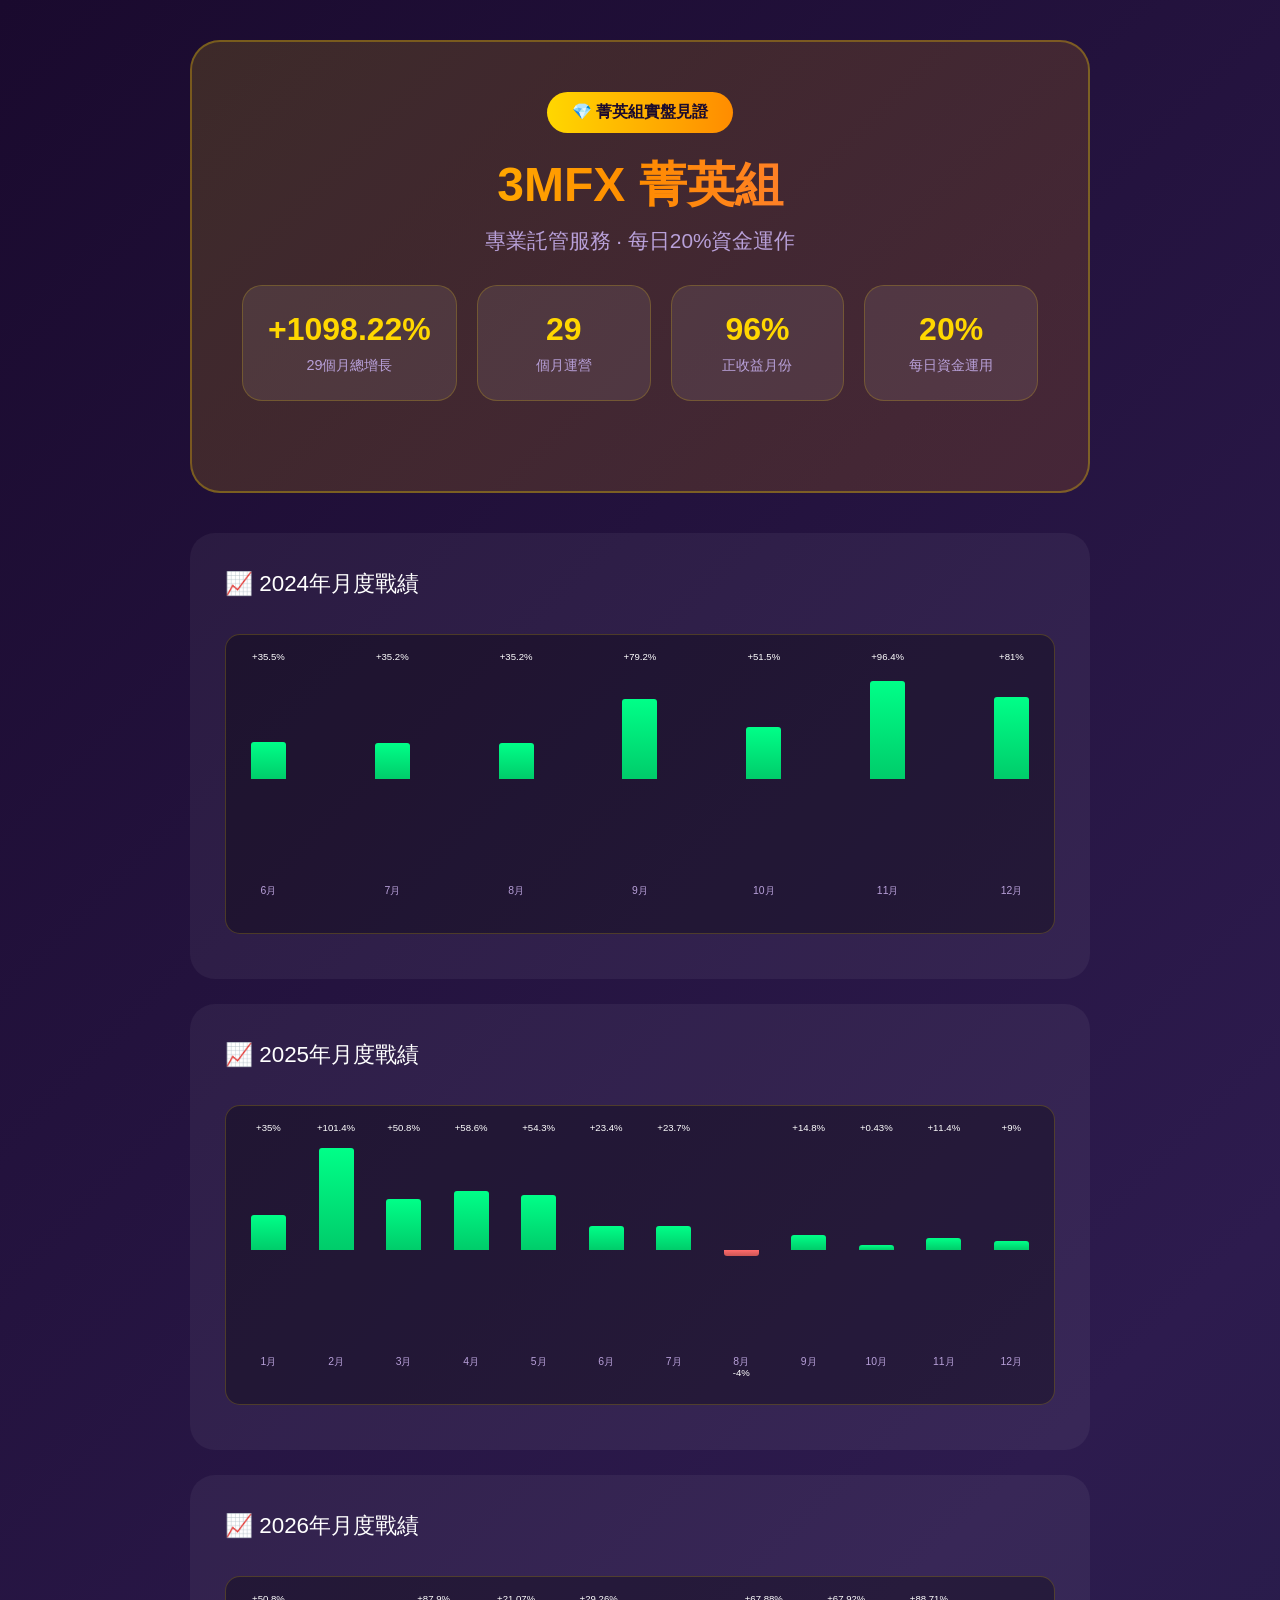
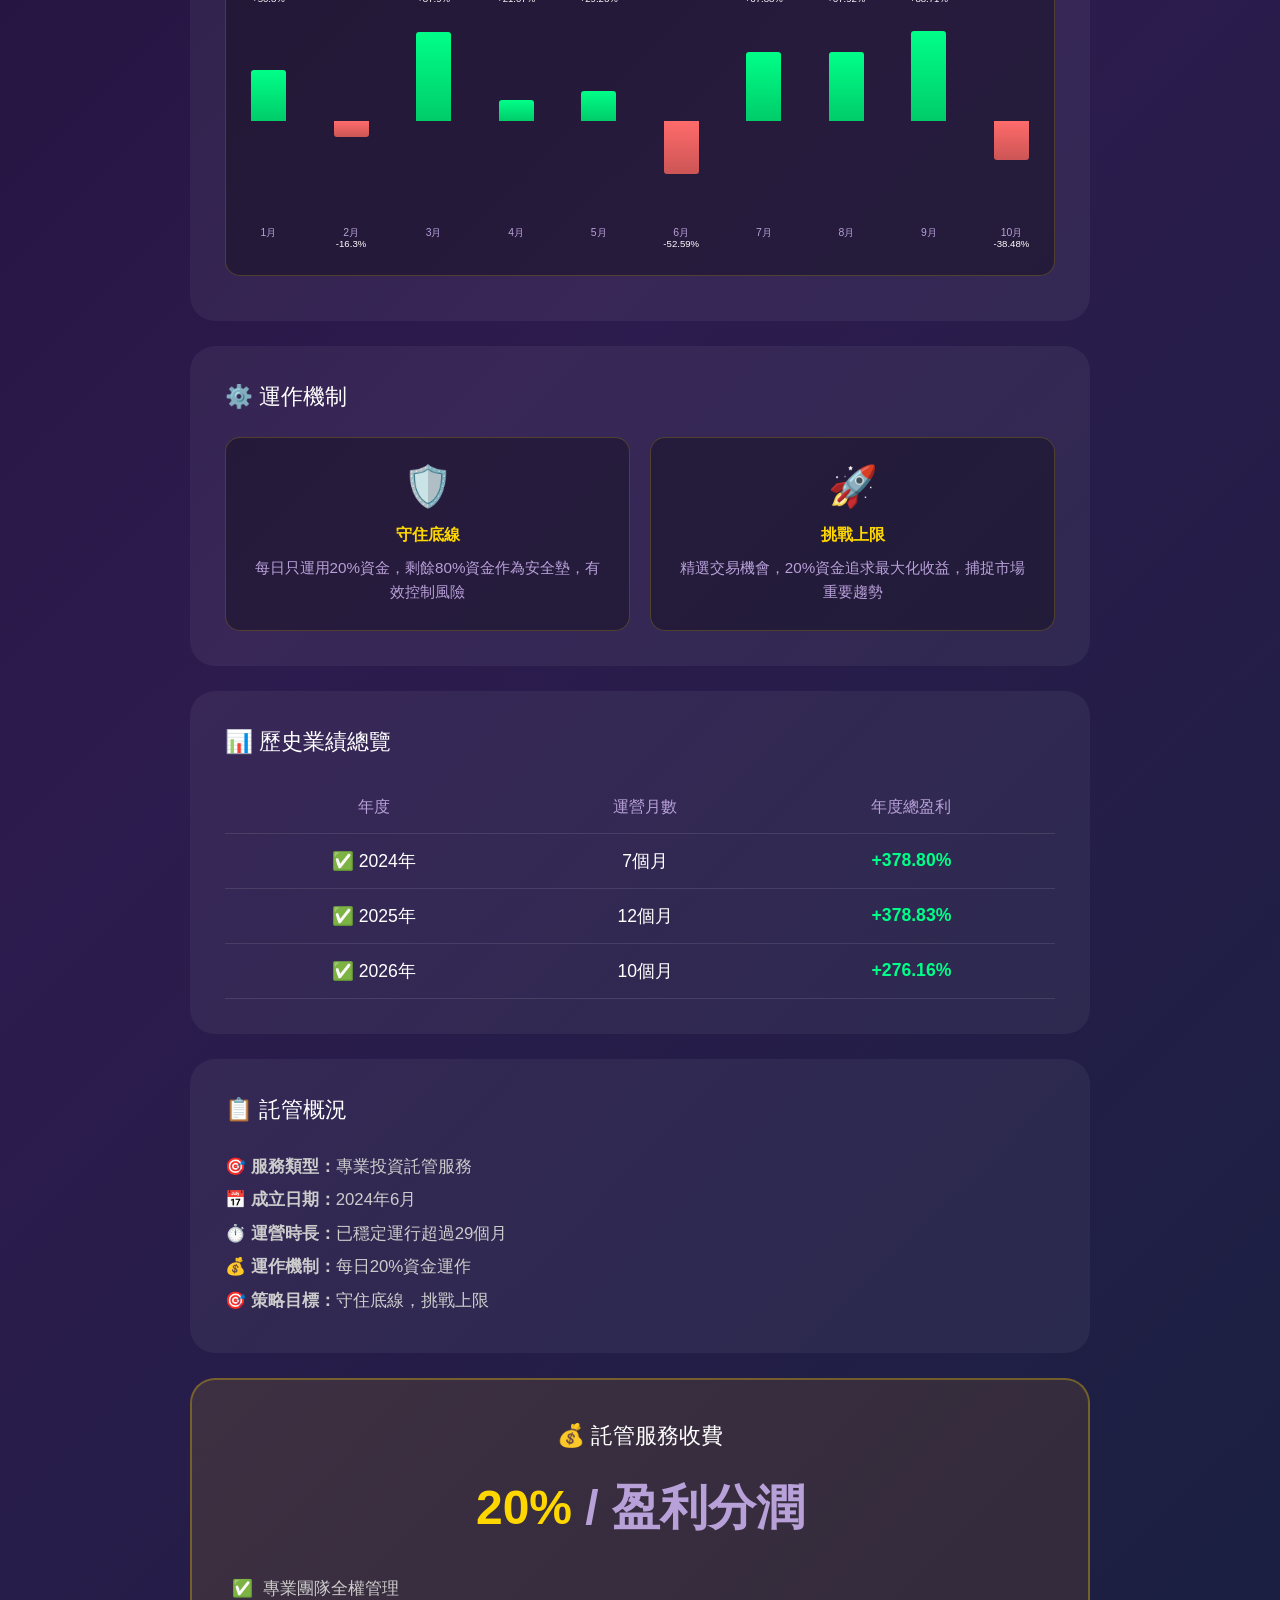
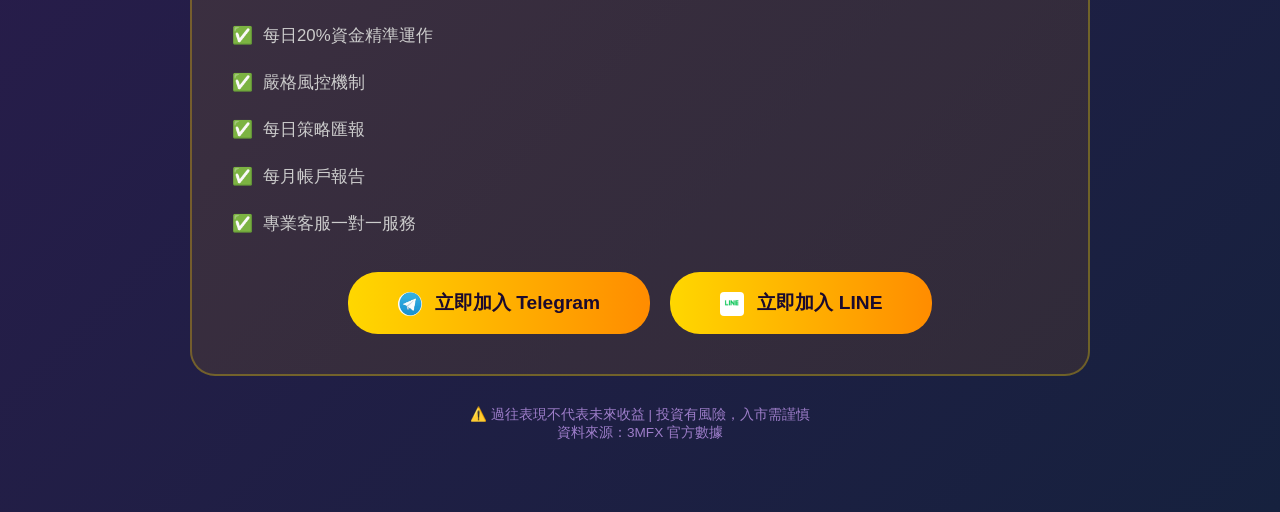
<file: 3M-Pro-team.html>
<!DOCTYPE html>
<html lang="zh-HK">
<head>
    <meta charset="UTF-8">
    <meta name="viewport" content="width=device-width, initial-scale=1.0">
    <title>3MFX 菁英組 - 專業託管服務</title>
    <style>
        * { margin: 0; padding: 0; box-sizing: border-box; }
        body {
            font-family: 'Microsoft JhengHei', 'PingFang HK', Arial, sans-serif;
            background: linear-gradient(135deg, #1a0a2e 0%, #2d1b4e 50%, #16213e 100%);
            min-height: 100vh;
            padding: 40px 20px;
        }
        .container { max-width: 900px; margin: 0 auto; }
        
        .hero {
            background: linear-gradient(135deg, rgba(255,215,0,0.15) 0%, rgba(255,140,0,0.15) 100%);
            border: 2px solid rgba(255,215,0,0.3);
            border-radius: 30px;
            padding: 50px;
            text-align: center;
            margin-bottom: 40px;
        }
        .badge {
            display: inline-block;
            background: linear-gradient(90deg, #ffd700, #ff8c00);
            color: #1a0a2e;
            padding: 10px 25px;
            border-radius: 25px;
            font-size: 1em;
            font-weight: bold;
            margin-bottom: 20px;
        }
        .logo {
            font-size: 3em;
            font-weight: bold;
            background: linear-gradient(90deg, #ffd700, #ff8c00, #ff6b6b);
            -webkit-background-clip: text;
            -webkit-text-fill-color: transparent;
            margin-bottom: 10px;
        }
        .subtitle { color: #b8a0d9; font-size: 1.3em; margin-bottom: 30px; }
        
        .stats-grid {
            display: grid;
            grid-template-columns: repeat(4, 1fr);
            gap: 20px;
            margin-bottom: 40px;
        }
        .stat-card {
            background: rgba(255,255,255,0.08);
            border: 1px solid rgba(255,215,0,0.2);
            border-radius: 20px;
            padding: 25px;
            text-align: center;
        }
        .stat-card .number {
            font-size: 2em;
            font-weight: bold;
            color: #ffd700;
        }
        .stat-card .label { color: #b8a0d9; font-size: 0.9em; margin-top: 8px; }
        
        .section {
            background: rgba(255,255,255,0.05);
            border-radius: 25px;
            padding: 35px;
            margin-bottom: 25px;
        }
        .section-title {
            color: #fff;
            font-size: 1.4em;
            margin-bottom: 25px;
            display: flex;
            align-items: center;
            gap: 10px;
        }
        
        .mechanism {
            display: grid;
            grid-template-columns: repeat(2, 1fr);
            gap: 20px;
        }
        .mech-card {
            background: rgba(0,0,0,0.3);
            border-radius: 15px;
            padding: 25px;
            text-align: center;
            border: 1px solid rgba(255,215,0,0.2);
        }
        .mech-card .icon { font-size: 2.5em; margin-bottom: 15px; }
        .mech-card h4 { color: #ffd700; margin-bottom: 10px; }
        .mech-card p { color: #b8a0d9; font-size: 0.95em; line-height: 1.6; }
        
        .year-table {
            width: 100%;
            border-collapse: collapse;
        }
        .year-table th, .year-table td {
            padding: 15px;
            text-align: center;
            border-bottom: 1px solid rgba(255,255,255,0.1);
        }
        .year-table th { color: #b8a0d9; font-weight: normal; }
        .year-table td { color: #fff; font-size: 1.1em; }
        .year-table .profit { color: #00ff88; font-weight: bold; }
        .year-table .loss { color: #ff6b6b; font-weight: bold; }
        
        /* Chart Styles */
        .chart-wrapper {
            padding: 10px 0;
            overflow-x: auto;
        }
        .chart-title {
            color: #fff;
            font-size: 1.1em;
            margin-bottom: 15px;
            text-align: center;
        }
        .chart {
            display: flex;
            align-items: center;
            justify-content: space-between;
            gap: 12px;
            min-width: 100%;
            height: 300px;
            padding: 25px 20px 35px 20px;
            background: rgba(0,0,0,0.3);
            border-radius: 15px;
            border: 1px solid rgba(255,215,0,0.2);
            position: relative;
        }

        /* 年份標籤 */
        .year-label {
            position: absolute;
            top: 5px;
            color: #ffd700;
            font-size: 0.8em;
            font-weight: bold;
        }
        
        .bar-group {
            display: flex;
            flex-direction: column;
            align-items: center;
            flex: 1;
            max-width: 45px;
            height: 100%;
            justify-content: flex-end;
            position: relative;
        }
        .bar {
            width: 100%;
            max-width: 35px;
            border-radius: 3px 3px 0 0;
            transition: height 0.3s ease;
        }
        .bar.positive {
            background: linear-gradient(180deg, #00ff88, #00cc6a);
            border-radius: 3px 3px 0 0;
            position: absolute;
            bottom: 50%;
        }
        .bar.negative {
            background: linear-gradient(180deg, #ff6b6b, #cc5555);
            border-radius: 0 0 3px 3px;
            position: absolute;
            top: 50%;
        }
        .bar-value {
            color: #fff;
            font-size: 0.6em;
            position: absolute;
            white-space: nowrap;
            text-align: center;
            left: 50%;
            transform: translateX(-50%);
            z-index: 10;
            width: 200%;
        }
        .bar-value.positive {
            bottom: calc(100% - 2px);
        }
        .bar-value.negative {
            top: calc(100% - 2px);
        }
        .bar-label {
            color: #b8a0d9;
            font-size: 0.65em;
            margin-top: 8px;
            white-space: nowrap;
            text-align: center;
            z-index: 10;
            position: relative;
        }
        
        /* Monthly Grid */
        .monthly-grid {
            display: grid;
            grid-template-columns: repeat(3, 1fr);
            gap: 15px;
        }
        .month-card {
            background: rgba(0,0,0,0.3);
            border-radius: 12px;
            padding: 15px;
            text-align: center;
            border: 1px solid rgba(255,215,0,0.2);
        }
        .month-card .month { color: #b8a0d9; font-size: 0.85em; }
        .month-card .amount { font-size: 1.2em; font-weight: bold; margin-top: 5px; }
        .month-card .amount.positive { color: #00ff88; }
        .month-card .amount.negative { color: #ff6b6b; }
        
        .pricing-box {
            background: linear-gradient(135deg, rgba(255,215,0,0.1) 0%, rgba(255,140,0,0.1) 100%);
            border: 2px solid rgba(255,215,0,0.3);
            border-radius: 25px;
            padding: 40px;
            text-align: center;
        }
        .price { font-size: 3em; font-weight: bold; color: #ffd700; }
        .price-period { color: #b8a0d9; font-size: 1em; }
        .price-features {
            list-style: none;
            margin: 25px 0;
            text-align: left;
        }
        .price-features li {
            color: #ccc;
            padding: 12px 0;
            display: flex;
            align-items: center;
            gap: 10px;
            font-size: 1.05em;
        }
        .price-features li::before { content: '✅'; }
        
        .cta-button {
            display: inline-block;
            background: linear-gradient(90deg, #ffd700, #ff8c00);
            color: #1a0a2e;
            padding: 18px 50px;
            border-radius: 30px;
            font-weight: bold;
            font-size: 1.2em;
            text-decoration: none;
            border: none;
            cursor: pointer;
        }
        
        .footer {
            text-align: center;
            padding: 30px;
            color: #9d7dc9;
            font-size: 0.85em;
        }
        
        @media (max-width: 768px) {
            .stats-grid, .mechanism, .monthly-grid { grid-template-columns: 1fr; }
            .chart { height: 240px; gap: 4px; padding: 25px 8px 35px 8px; }
            .bar { max-width: 28px; }
            .bar-group { max-width: 40px; }
        }
    </style>
</head>
<body>
    <div class="container">
        <div class="hero">
            <div class="badge">💎 菁英組實盤見證</div>
            <div class="logo">3MFX 菁英組</div>
            <p class="subtitle">專業託管服務 · 每日20%資金運作</p>
            
            <div class="stats-grid">
                <div class="stat-card">
                    <div class="number">+1098.22%</div>
                    <div class="label">29個月總增長</div>
                </div>
                <div class="stat-card">
                    <div class="number">29</div>
                    <div class="label">個月運營</div>
                </div>
                <div class="stat-card">
                    <div class="number">96%</div>
                    <div class="label">正收益月份</div>
                </div>
                <div class="stat-card">
                    <div class="number">20%</div>
                    <div class="label">每日資金運用</div>
                </div>
            </div>
        </div>
        
        <!-- 2024年月度戰績 -->
        <div class="section">
            <div class="section-title">📈 2024年月度戰績</div>
            <div class="chart-wrapper">
                <div class="chart">
                    <div class="bar-group">
                        <span class="bar-value positive">+35.5%</span>
                        <div class="bar positive" style="height: 37px;"></div>
                        <div class="bar-label">6月</div>
                    </div>
                    <div class="bar-group">
                        <span class="bar-value positive">+35.2%</span>
                        <div class="bar positive" style="height: 36px;"></div>
                        <div class="bar-label">7月</div>
                    </div>
                    <div class="bar-group">
                        <span class="bar-value positive">+35.2%</span>
                        <div class="bar positive" style="height: 36px;"></div>
                        <div class="bar-label">8月</div>
                    </div>
                    <div class="bar-group">
                        <span class="bar-value positive">+79.2%</span>
                        <div class="bar positive" style="height: 80px;"></div>
                        <div class="bar-label">9月</div>
                    </div>
                    <div class="bar-group">
                        <span class="bar-value positive">+51.5%</span>
                        <div class="bar positive" style="height: 52px;"></div>
                        <div class="bar-label">10月</div>
                    </div>
                    <div class="bar-group">
                        <span class="bar-value positive">+96.4%</span>
                        <div class="bar positive" style="height: 98px;"></div>
                        <div class="bar-label">11月</div>
                    </div>
                    <div class="bar-group">
                        <span class="bar-value positive">+81%</span>
                        <div class="bar positive" style="height: 82px;"></div>
                        <div class="bar-label">12月</div>
                    </div>
                </div>
            </div>
        </div>

        <!-- 2025年月度戰績 -->
        <div class="section">
            <div class="section-title">📈 2025年月度戰績</div>
            <div class="chart-wrapper">
                <div class="chart">
                    <div class="bar-group">
                        <span class="bar-value positive">+35%</span>
                        <div class="bar positive" style="height: 35px;"></div>
                        <div class="bar-label">1月</div>
                    </div>
                    <div class="bar-group">
                        <span class="bar-value positive">+101.4%</span>
                        <div class="bar positive" style="height: 102px;"></div>
                        <div class="bar-label">2月</div>
                    </div>
                    <div class="bar-group">
                        <span class="bar-value positive">+50.8%</span>
                        <div class="bar positive" style="height: 51px;"></div>
                        <div class="bar-label">3月</div>
                    </div>
                    <div class="bar-group">
                        <span class="bar-value positive">+58.6%</span>
                        <div class="bar positive" style="height: 59px;"></div>
                        <div class="bar-label">4月</div>
                    </div>
                    <div class="bar-group">
                        <span class="bar-value positive">+54.3%</span>
                        <div class="bar positive" style="height: 55px;"></div>
                        <div class="bar-label">5月</div>
                    </div>
                    <div class="bar-group">
                        <span class="bar-value positive">+23.4%</span>
                        <div class="bar positive" style="height: 24px;"></div>
                        <div class="bar-label">6月</div>
                    </div>
                    <div class="bar-group">
                        <span class="bar-value positive">+23.7%</span>
                        <div class="bar positive" style="height: 24px;"></div>
                        <div class="bar-label">7月</div>
                    </div>
                    <div class="bar-group">
                        <span class="bar-value negative">-4%</span>
                        <div class="bar negative" style="height: 6px;"></div>
                        <div class="bar-label">8月</div>
                    </div>
                    <div class="bar-group">
                        <span class="bar-value positive">+14.8%</span>
                        <div class="bar positive" style="height: 15px;"></div>
                        <div class="bar-label">9月</div>
                    </div>
                    <div class="bar-group">
                        <span class="bar-value positive">+0.43%</span>
                        <div class="bar positive" style="height: 5px;"></div>
                        <div class="bar-label">10月</div>
                    </div>
                    <div class="bar-group">
                        <span class="bar-value positive">+11.4%</span>
                        <div class="bar positive" style="height: 12px;"></div>
                        <div class="bar-label">11月</div>
                    </div>
                    <div class="bar-group">
                        <span class="bar-value positive">+9%</span>
                        <div class="bar positive" style="height: 9px;"></div>
                        <div class="bar-label">12月</div>
                    </div>
                </div>
            </div>
        </div>

        <!-- 2026年月度戰績 -->
        <div class="section">
            <div class="section-title">📈 2026年月度戰績</div>
            <div class="chart-wrapper">
                <div class="chart">
                    <div class="bar-group">
                        <span class="bar-value positive">+50.8%</span>
                        <div class="bar positive" style="height: 51px;"></div>
                        <div class="bar-label">1月</div>
                    </div>
                    <div class="bar-group">
                        <span class="bar-value negative">-16.3%</span>
                        <div class="bar negative" style="height: 16px;"></div>
                        <div class="bar-label">2月</div>
                    </div>
                    <div class="bar-group">
                        <span class="bar-value positive">+87.9%</span>
                        <div class="bar positive" style="height: 89px;"></div>
                        <div class="bar-label">3月</div>
                    </div>
                    <div class="bar-group">
                        <span class="bar-value positive">+21.07%</span>
                        <div class="bar positive" style="height: 21px;"></div>
                        <div class="bar-label">4月</div>
                    </div>
                    <div class="bar-group">
                        <span class="bar-value positive">+29.26%</span>
                        <div class="bar positive" style="height: 30px;"></div>
                        <div class="bar-label">5月</div>
                    </div>
                    <div class="bar-group">
                        <span class="bar-value negative">-52.59%</span>
                        <div class="bar negative" style="height: 53px;"></div>
                        <div class="bar-label">6月</div>
                    </div>
                    <div class="bar-group">
                        <span class="bar-value positive">+67.88%</span>
                        <div class="bar positive" style="height: 69px;"></div>
                        <div class="bar-label">7月</div>
                    </div>
                    <div class="bar-group">
                        <span class="bar-value positive">+67.92%</span>
                        <div class="bar positive" style="height: 69px;"></div>
                        <div class="bar-label">8月</div>
                    </div>
                    <div class="bar-group">
                        <span class="bar-value positive">+88.71%</span>
                        <div class="bar positive" style="height: 90px;"></div>
                        <div class="bar-label">9月</div>
                    </div>
                    <div class="bar-group">
                        <span class="bar-value negative">-38.48%</span>
                        <div class="bar negative" style="height: 39px;"></div>
                        <div class="bar-label">10月</div>
                    </div>
                </div>
            </div>
        </div>
        
        <div class="section">
            <div class="section-title">⚙️ 運作機制</div>
            <div class="mechanism">
                <div class="mech-card">
                    <div class="icon">🛡️</div>
                    <h4>守住底線</h4>
                    <p>每日只運用20%資金，剩餘80%資金作為安全墊，有效控制風險</p>
                </div>
                <div class="mech-card">
                    <div class="icon">🚀</div>
                    <h4>挑戰上限</h4>
                    <p>精選交易機會，20%資金追求最大化收益，捕捉市場重要趨勢</p>
                </div>
            </div>
        </div>
        
        <div class="section">
            <div class="section-title">📊 歷史業績總覽</div>
            <table class="year-table">
                <thead>
                    <tr>
                        <th>年度</th>
                        <th>運營月數</th>
                        <th>年度總盈利</th>
                    </tr>
                </thead>
                <tbody>
                    <tr>
                        <td>✅ 2024年</td>
                        <td>7個月</td>
                        <td class="profit">+378.80%</td>
                    </tr>
                    <tr>
                        <td>✅ 2025年</td>
                        <td>12個月</td>
                        <td class="profit">+378.83%</td>
                    </tr>
                    <tr>
                        <td>✅ 2026年</td>
                        <td>10個月</td>
                        <td class="profit">+276.16%</td>
                    </tr>
                </tbody>
            </table>
        </div>
        
        <div class="section">
            <div class="section-title">📋 託管概況</div>
            <ul style="color: #ccc; line-height: 2; font-size: 1.05em; list-style: none;">
                <li>🎯 <strong>服務類型：</strong>專業投資託管服務</li>
                <li>📅 <strong>成立日期：</strong>2024年6月</li>
                <li>⏱️ <strong>運營時長：</strong>已穩定運行超過29個月</li>
                <li>💰 <strong>運作機制：</strong>每日20%資金運作</li>
                <li>🎯 <strong>策略目標：</strong>守住底線，挑戰上限</li>
            </ul>
        </div>
        
        <div class="pricing-box">
            <div class="section-title" style="justify-content: center;">💰 託管服務收費</div>
            <div class="price">20%<span class="price-period"> / 盈利分潤</span></div>
            <ul class="price-features">
                <li>專業團隊全權管理</li>
                <li>每日20%資金精準運作</li>
                <li>嚴格風控機制</li>
                <li>每日策略匯報</li>
                <li>每月帳戶報告</li>
                <li>專業客服一對一服務</li>
            </ul>
            <div style="display: flex; gap: 20px; justify-content: center; flex-wrap: wrap;">
                <a href="https://t.me/Paul_3mfx" class="cta-button" target="_blank"><img src="emoji-telegram2.jpg" alt="Telegram" style="width:24px;height:24px;vertical-align:middle;margin-right:8px;border-radius:50%;"> 立即加入 Telegram</a>
                <a href="https://line.me/ti/p/NuM5I_lXus" class="cta-button" target="_blank"><img src="emoji-Line.jpg" alt="LINE" style="width:24px;height:24px;vertical-align:middle;margin-right:8px;border-radius:4px;background:transparent;"> 立即加入 LINE</a>
            </div>
        </div>
        
        <div class="footer">
            <p>⚠️ 過往表現不代表未來收益 | 投資有風險，入市需謹慎</p>
            <p>資料來源：3MFX 官方數據</p>
        </div>
    </div>
</body>
</html>
</file>
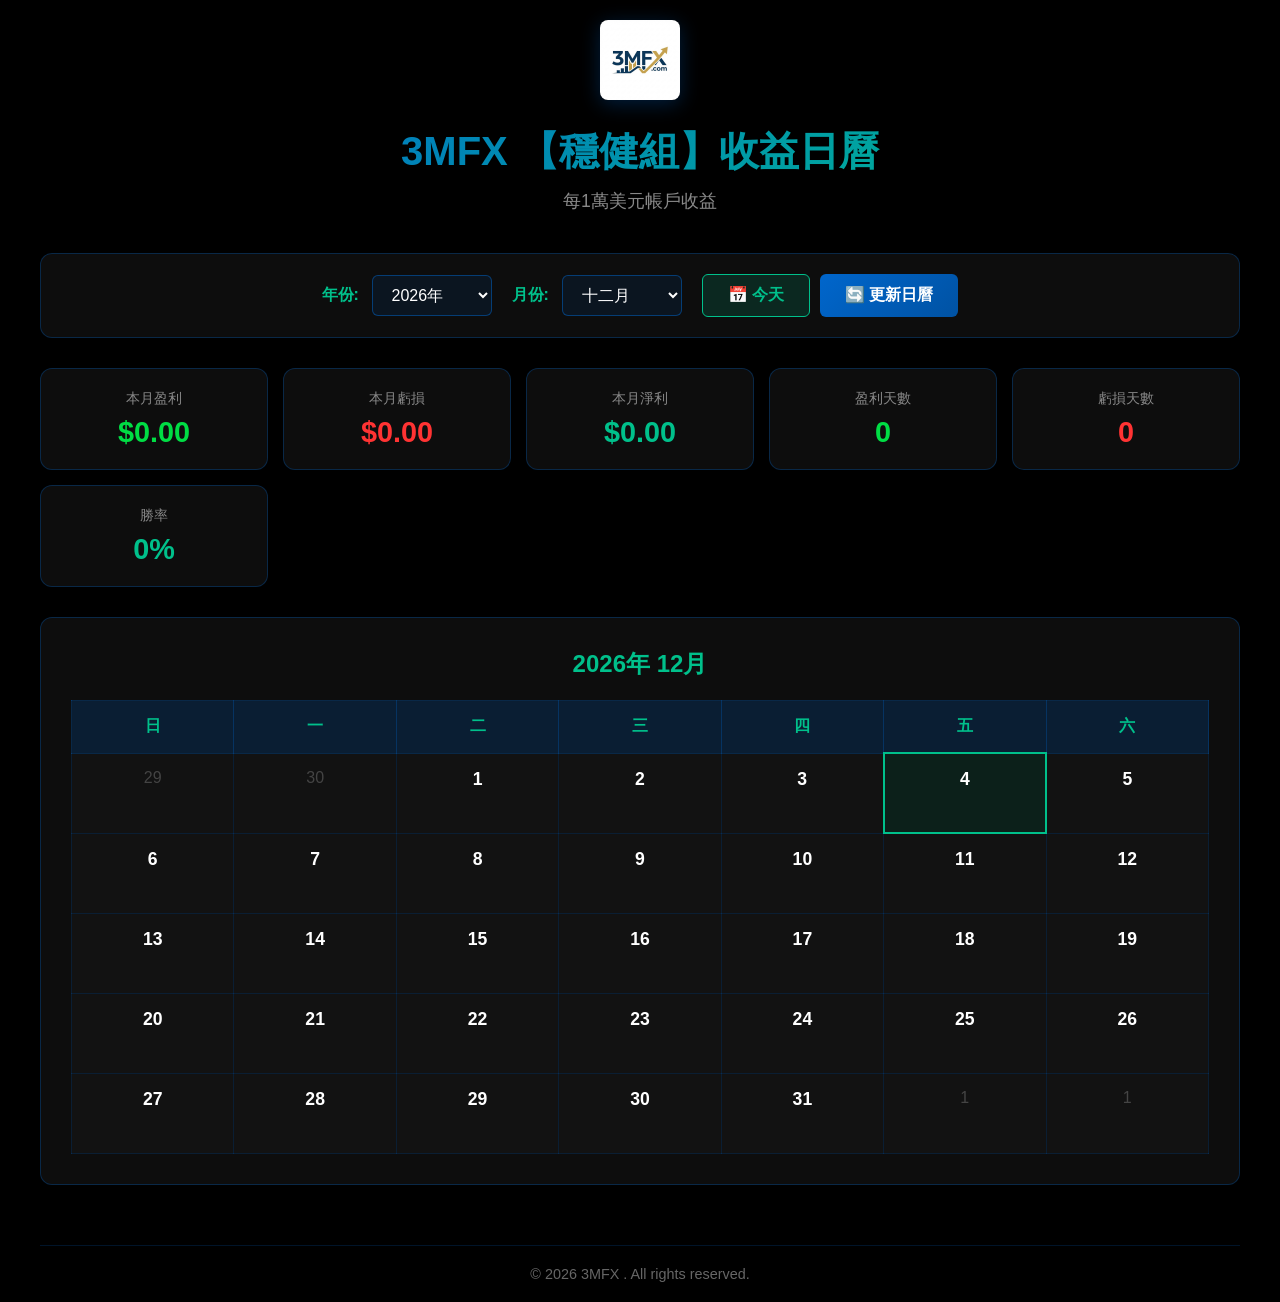
<file: daily-report-2.html>
<!DOCTYPE html>
<html lang="zh-TW">
<head>
    <meta charset="UTF-8">
    <meta name="viewport" content="width=device-width, initial-scale=1.0">
    <title>3MFX - 每日收益日曆</title>
    <style>
        * {
            margin: 0;
            padding: 0;
            box-sizing: border-box;
        }

        body {
            background-color: #000000;
            font-family: 'Segoe UI', 'Microsoft JhengHei', Arial, sans-serif;
            color: #ffffff;
            padding: 20px;
            min-height: 100vh;
        }

        .container {
            max-width: 1200px;
            margin: 0 auto;
        }

        header {
            text-align: center;
            margin-bottom: 40px;
        }

        h1 {
            font-size: 2.5em;
            margin-bottom: 10px;
            background: linear-gradient(135deg, #0066cc, #00c08b);
            -webkit-background-clip: text;
            -webkit-text-fill-color: transparent;
            background-clip: text;
        }

        .subtitle {
            color: #888888;
            font-size: 1.1em;
            margin-bottom: 20px;
        }

        /* 控制面板 */
        .controls {
            display: flex;
            justify-content: center;
            gap: 20px;
            margin-bottom: 30px;
            flex-wrap: wrap;
            background: rgba(255, 255, 255, 0.05);
            padding: 20px;
            border-radius: 12px;
            border: 1px solid rgba(0, 102, 204, 0.3);
        }

        .control-group {
            display: flex;
            align-items: center;
            gap: 10px;
        }

        .control-group label {
            font-weight: 600;
            color: #00c08b;
            min-width: 40px;
        }

        .control-group input, .control-group select {
            padding: 10px 15px;
            border-radius: 6px;
            border: 1px solid rgba(0, 102, 204, 0.5);
            background: rgba(0, 102, 204, 0.1);
            color: #ffffff;
            font-size: 1em;
            width: 120px;
            cursor: pointer;
        }

        .control-group input:focus, .control-group select:focus {
            outline: none;
            border-color: #0066cc;
            background: rgba(0, 102, 204, 0.2);
        }

        .button-group {
            display: flex;
            gap: 10px;
        }

        button {
            padding: 10px 25px;
            border-radius: 6px;
            border: none;
            font-weight: 600;
            cursor: pointer;
            transition: all 0.3s ease;
            font-size: 1em;
        }

        .btn-primary {
            background: linear-gradient(135deg, #0066cc, #0052a3);
            color: white;
        }

        .btn-primary:hover {
            background: linear-gradient(135deg, #0052a3, #003d7a);
            transform: translateY(-2px);
            box-shadow: 0 5px 15px rgba(0, 102, 204, 0.4);
        }

        .btn-secondary {
            background: rgba(0, 192, 139, 0.15);
            color: #00c08b;
            border: 1px solid #00c08b;
        }

        .btn-secondary:hover {
            background: rgba(0, 192, 139, 0.25);
            transform: translateY(-2px);
        }

        /* 統計卡片 */
        .stats-container {
            display: grid;
            grid-template-columns: repeat(auto-fit, minmax(200px, 1fr));
            gap: 15px;
            margin-bottom: 30px;
        }

        .stat-card {
            background: rgba(255, 255, 255, 0.05);
            border: 1px solid rgba(0, 102, 204, 0.3);
            border-radius: 12px;
            padding: 20px;
            text-align: center;
        }

        .stat-label {
            color: #888888;
            font-size: 0.9em;
            margin-bottom: 8px;
        }

        .stat-value {
            font-size: 1.8em;
            font-weight: 700;
        }

        .stat-value.profit {
            color: #00dd44;
        }

        .stat-value.loss {
            color: #ff3333;
        }

        /* 日曆 */
        .calendar-wrapper {
            background: rgba(255, 255, 255, 0.05);
            border: 1px solid rgba(0, 102, 204, 0.3);
            border-radius: 12px;
            padding: 30px;
            overflow-x: auto;
        }

        .calendar-title {
            text-align: center;
            font-size: 1.5em;
            font-weight: 700;
            margin-bottom: 20px;
            color: #00c08b;
        }

        table {
            width: 100%;
            border-collapse: collapse;
            min-width: 800px;
        }

        thead {
            background: rgba(0, 102, 204, 0.2);
        }

        th {
            padding: 15px;
            text-align: center;
            font-weight: 700;
            color: #00c08b;
            border: 1px solid rgba(0, 102, 204, 0.3);
        }

        td {
            padding: 15px;
            text-align: center;
            border: 1px solid rgba(0, 102, 204, 0.2);
            height: 80px;
            vertical-align: top;
            position: relative;
            background: rgba(255, 255, 255, 0.02);
            transition: all 0.3s ease;
        }

        td:hover {
            background: rgba(0, 102, 204, 0.1);
            border-color: rgba(0, 102, 204, 0.5);
        }

        /* 灰色的其他月份日期 */
        .other-month {
            color: #444444;
        }

        .other-month .day-number {
            color: #444444;
        }

        /* 今天標記 */
        .today {
            border: 2px solid #00c08b;
            background: rgba(0, 192, 139, 0.1);
        }

        .day-number {
            font-weight: 700;
            color: #ffffff;
            font-size: 1.1em;
            margin-bottom: 5px;
        }

        .day-profit {
            font-weight: 700;
            font-size: 1em;
            margin-top: 5px;
        }

        .day-profit.profit {
            color: #00dd44;
        }

        .day-profit.loss {
            color: #ff3333;
        }

        .day-profit.neutral {
            color: #888888;
        }

        /* 數據輸入提示 */
        .no-data {
            text-align: center;
            padding: 60px 20px;
            color: #666666;
        }

        .no-data p {
            font-size: 1.2em;
            margin-bottom: 15px;
        }

        .no-data .hint {
            font-size: 0.95em;
            color: #555555;
        }

        /* 響應式設計 */
        @media (max-width: 768px) {
            body {
                padding: 10px;
            }

            h1 {
                font-size: 1.5em;
                margin-bottom: 5px;
            }

            .subtitle {
                font-size: 0.9em;
                margin-bottom: 10px;
            }

            header img {
                height: 50px;
                margin-bottom: 10px;
            }

            .controls {
                padding: 12px;
                gap: 10px;
                margin-bottom: 15px;
            }

            .control-group {
                display: flex;
                align-items: center;
                gap: 5px;
                flex: 1;
                min-width: 100px;
            }

            .control-group label {
                font-size: 0.85em;
                min-width: auto;
            }

            .control-group input {
                padding: 6px 8px;
                width: 60px;
                font-size: 0.85em;
            }

            .button-group {
                display: flex;
                gap: 5px;
                flex: 1;
            }

            button {
                padding: 8px 12px;
                font-size: 0.8em;
                flex: 1;
            }

            .stats-container {
                grid-template-columns: repeat(2, 1fr);
                gap: 10px;
                margin-bottom: 15px;
            }

            .stat-card {
                padding: 12px;
                border-radius: 8px;
            }

            .stat-label {
                font-size: 0.85em;
                margin-bottom: 4px;
            }

            .stat-value {
                font-size: 1.6em;
            }

            .calendar-wrapper {
                padding: 10px;
                margin-bottom: 20px;
                border-radius: 8px;
            }

            .calendar-title {
                font-size: 1.2em;
                margin-bottom: 10px;
            }

            table {
                font-size: 0.85em;
                min-width: 100%;
            }

            th {
                padding: 8px 4px;
                font-size: 0.9em;
            }

            td {
                padding: 6px 2px;
                height: 75px;
                font-size: 0.85em;
            }

            .day-number {
                font-size: 1em;
                margin-bottom: 4px;
                font-weight: 700;
            }

            .day-profit {
                font-size: 0.85em;
                margin-top: 3px;
                font-weight: 600;
            }

            /* 風險提示 - 手機版 */
            #dataHint p {
                font-size: 0.5em;
                white-space: normal;
                word-break: break-word;
                line-height: 1.3;
            }
        }

        /* 工具提示 */
        .tooltip {
            position: absolute;
            background: rgba(0, 0, 0, 0.9);
            color: #ffffff;
            padding: 8px 12px;
            border-radius: 6px;
            font-size: 0.8em;
            white-space: nowrap;
            pointer-events: none;
            opacity: 0;
            transition: opacity 0.3s;
            bottom: -35px;
            left: 50%;
            transform: translateX(-50%);
            z-index: 10;
            border: 1px solid rgba(0, 102, 204, 0.5);
        }

        td:hover .tooltip {
            opacity: 1;
        }
    </style>
</head>
<body>
    <div class="container">
        <header>
            <img src="LOGO-1.jpg" alt="3MFX Logo" style="height: 80px; margin-bottom: 20px; border-radius: 8px; box-shadow: 0 4px 20px rgba(0, 102, 204, 0.3);">
            <h1>3MFX 【穩健組】收益日曆</h1>
            <p class="subtitle">每1萬美元帳戶收益</p>
        </header>

        <!-- 控制面板 -->
        <div class="controls">
            <div class="control-group">
                <label>年份:</label>
                <select id="yearInput" onchange="loadCalendar()" style="padding: 10px 15px; border-radius: 6px; border: 1px solid rgba(0, 102, 204, 0.5); background: rgba(0, 102, 204, 0.1); color: #ffffff; font-size: 1em; cursor: pointer;">
                    <!-- 年份選項由 JavaScript 動態生成 -->
                </select>
            </div>
            <div class="control-group">
                <label>月份:</label>
                <select id="monthInput" onchange="loadCalendar()" style="padding: 10px 15px; border-radius: 6px; border: 1px solid rgba(0, 102, 204, 0.5); background: rgba(0, 102, 204, 0.1); color: #ffffff; font-size: 1em; cursor: pointer;">
                    <option value="1">一月</option>
                    <option value="2">二月</option>
                    <option value="3">三月</option>
                    <option value="4">四月</option>
                    <option value="5">五月</option>
                    <option value="6">六月</option>
                    <option value="7">七月</option>
                    <option value="8">八月</option>
                    <option value="9">九月</option>
                    <option value="10">十月</option>
                    <option value="11">十一月</option>
                    <option value="12">十二月</option>
                </select>
            </div>
            <div class="button-group">
                <button class="btn-secondary" onclick="goToToday()">📅 今天</button>
                <button class="btn-primary" onclick="loadCalendar()">🔄 更新日曆</button>
            </div>
        </div>

        <!-- 統計卡片 -->
        <div class="stats-container">
            <div class="stat-card">
                <div class="stat-label">本月盈利</div>
                <div class="stat-value profit" id="monthProfit">$0</div>
            </div>
            <div class="stat-card">
                <div class="stat-label">本月虧損</div>
                <div class="stat-value loss" id="monthLoss">$0</div>
            </div>
            <div class="stat-card">
                <div class="stat-label">本月淨利</div>
                <div class="stat-value" id="monthNet" style="color: #00c08b;">$0</div>
            </div>
            <div class="stat-card">
                <div class="stat-label">盈利天數</div>
                <div class="stat-value profit" id="profitDays">0</div>
            </div>
            <div class="stat-card">
                <div class="stat-label">虧損天數</div>
                <div class="stat-value loss" id="lossDays">0</div>
            </div>
            <div class="stat-card">
                <div class="stat-label">勝率</div>
                <div class="stat-value" id="winRate" style="color: #00c08b;">0%</div>
            </div>
        </div>

        <!-- 日曆 -->
        <div class="calendar-wrapper">
            <div class="calendar-title" id="calendarTitle">2026年 5月</div>
            <table id="calendar">
                <thead>
                    <tr>
                        <th>日</th>
                        <th>一</th>
                        <th>二</th>
                        <th>三</th>
                        <th>四</th>
                        <th>五</th>
                        <th>六</th>
                    </tr>
                </thead>
                <tbody id="calendarBody">
                    <!-- 日期將由 JavaScript 動態生成 -->
                </tbody>
            </table>
        </div>

        <!-- 風險提示 -->
        <div id="dataHint" style="text-align: center; margin-top: 30px; color: #ff6666; display: none;">
            <p style="font-size: 1.1em; margin-bottom: 15px;">⚠️ 風險提示：市場有風險，過往業績不預示未來結果。</p>
        </div>

        <!-- 版權信息 -->
        <div style="text-align: center; margin-top: 60px; padding-top: 20px; border-top: 1px solid rgba(0, 102, 204, 0.2); color: #666666; font-size: 0.9em;">
            <p>© 2026 3MFX . All rights reserved.</p>
        </div>
    </div>

    <script>
        // 模擬數據 - 可替換為實際 API 數據
        const dailyProfitData = {
            '2026-08-10': 434.00,
            '2026-08-11': 191.00,
            '2026-08-12': 473.00,
            '2026-08-13': -262.00,
            '2026-08-14': 223.00,
            '2026-08-17': 391.00,
            '2026-08-18': -222.00,
            '2026-08-19': 190.00,
            '2026-08-20': 202.00,
            '2026-08-21': -958.00,
            '2026-08-24': -909.00,
            '2026-08-25': -291.00,
            '2026-08-26': 1178.00,
            '2026-08-27': -186.00,
            '2026-08-28': -117.00,
            '2026-08-31': -121.00,
            '2026-09-01': 537.14,
            '2026-09-02': -136.76,
            '2026-09-03': -96.72,
            '2026-09-04': 712.47,
            '2026-09-07': 1123.85,
            '2026-09-08': -131.15,
            '2026-09-09': -117.60,
            '2026-09-10': 540.70,
            '2026-09-11': -1148.24,
            '2026-09-14': 816.60,
            '2026-09-15': 1796.40,
            '2026-09-16': -147.70,
            '2026-09-17': -63.92,
            '2026-09-18': -140.76,
            '2026-09-21': -141.24,
            '2026-09-22': 1950.65,
            '2026-09-23': -209.20,
            '2026-09-24': -1341.00,
            '2026-09-25': -113.52,
            '2026-09-28': 894.96,
            '2026-09-29': -181.76,
            '2026-09-30': -135.61,
            '2026-10-01': 751.50,
            '2026-10-02': -975.24,
            '2026-10-05': -109.76,
            '2026-10-06': -873.67,
            '2026-10-07': 570.68,
            '2026-10-08': 408.94,
            '2026-10-09': -363.09,
            '2026-10-12': 1097.92,
            '2026-10-13': -343.28,
            '2026-10-14': -855.65,
            '2026-10-15': 484.38,
            '2026-10-16': 327.81,
            '2026-10-19': 1505.50,
            '2026-10-20': 1210.46,
            '2026-10-21': 1340.95,
            '2026-10-22': 1054.50,
            '2026-10-23': 1793.32,
            '2026-10-26': -499.80,
            '2026-10-27': 613.98,
            '2026-10-28': 400.16,
            '2026-10-29': -1609.52,
            '2026-10-30': 1058.75,
            '2026-11-02': 354.00,
            '2026-11-03': 1407.12,
            '2026-11-04': 748.12,
            '2026-11-05': -1154.79,
            '2026-11-06': -1023.68,
            '2026-11-09': 732.56,
            '2026-11-10': -127.05,
            '2026-11-11': -108.90,
            '2026-11-12': -125.28,
            '2026-11-13': 319.14,
            '2026-11-16': 775.50,
            '2026-11-17': 836.03,
            '2026-11-18': -146.79,
            '2026-11-19': 783.06,
            '2026-11-20': -103.18,
        };

        // 假期數據
        const holidayData = {
        };

        // 假期樣式 - 白色字體
        const holidayStyle = {
            color: '#ffffff',
            fontWeight: 'bold'
        };

        function loadCalendar() {
            const year = parseInt(document.getElementById('yearInput').value);
            const month = parseInt(document.getElementById('monthInput').value);

            // 驗證輸入
            if (year < 2023 || year > 2099 || month < 1 || month > 12) {
                alert('請輸入有效的年份 (2023-2099) 和月份 (1-12)');                return;
            }

            generateCalendar(year, month);
        }

        function generateCalendar(year, month) {
            const calendarBody = document.getElementById('calendarBody');
            const calendarTitle = document.getElementById('calendarTitle');
            
            // 更新標題
            const monthNames = ['', '1月', '2月', '3月', '4月', '5月', '6月', '7月', '8月', '9月', '10月', '11月', '12月'];
            calendarTitle.textContent = `${year}年 ${monthNames[month]}`;

            // 獲得月份第一天的星期
            const firstDay = new Date(year, month - 1, 1).getDay();
            // 獲得月份的天數
            const daysInMonth = new Date(year, month, 0).getDate();
            // 獲得上個月的天數
            const daysInPrevMonth = new Date(year, month - 1, 0).getDate();

            calendarBody.innerHTML = '';

            let dayCount = 1;
            let rows = 6;

            // 統計數據
            let totalProfit = 0;
            let totalLoss = 0;
            let profitDays = 0;
            let lossDays = 0;

            for (let week = 0; week < rows; week++) {
                const row = document.createElement('tr');

                for (let day = 0; day < 7; day++) {
                    const cell = document.createElement('td');
                    const currentDay = week * 7 + day;

                    if (currentDay < firstDay) {
                        // 上個月的日期
                        const prevDate = daysInPrevMonth - (firstDay - currentDay - 1);
                        cell.textContent = prevDate;
                        cell.classList.add('other-month');
                    } else if (dayCount > daysInMonth) {
                        // 下個月的日期
                        cell.textContent = dayCount - daysInMonth;
                        cell.classList.add('other-month');
                    } else {
                        // 本月日期
                        const dateStr = formatDate(year, month, dayCount);
                        const profit = dailyProfitData[dateStr] || 0;
                        const holiday = holidayData[dateStr];

                        // 構建日期單元格
                        const dayDiv = document.createElement('div');
                        dayDiv.className = 'day-number';
                        dayDiv.textContent = dayCount;

                        const profitDiv = document.createElement('div');
                        profitDiv.className = 'day-profit';

                        // 如果是假期，顯示假期標籤
                        if (holiday) {
                            profitDiv.classList.add('holiday');
                            profitDiv.textContent = holiday;
                            profitDiv.style.color = '#ffffff';
                            profitDiv.style.fontWeight = 'bold';
                        } else if (profit > 0) {
                            profitDiv.classList.add('profit');
                            profitDiv.textContent = `+$${profit.toFixed(2)}`;
                            totalProfit += profit;
                            profitDays++;
                        } else if (profit < 0) {
                            profitDiv.classList.add('loss');
                            profitDiv.textContent = `-$${Math.abs(profit).toFixed(2)}`;
                            totalLoss += Math.abs(profit);
                            lossDays++;
                        } else {
                            profitDiv.classList.add('neutral');
                            profitDiv.textContent = '$0.00';
                            profitDiv.style.color = '#888888';
                        }

                        cell.appendChild(dayDiv);
                        if (dailyProfitData[dateStr] !== undefined || holiday) {
                            cell.appendChild(profitDiv);
                        }

                        // 檢查今天
                        const today = new Date();
                        if (year === today.getFullYear() && month === today.getMonth() + 1 && dayCount === today.getDate()) {
                            cell.classList.add('today');
                        }

                        dayCount++;
                    }

                    row.appendChild(cell);
                }

                calendarBody.appendChild(row);

                // 如果已經到月底，停止添加行
                if (dayCount > daysInMonth) {
                    break;
                }
            }

            // 更新統計數據
            updateStats(totalProfit, totalLoss, profitDays, lossDays);
        }

        function formatDate(year, month, day) {
            return `${year}-${String(month).padStart(2, '0')}-${String(day).padStart(2, '0')}`;
        }

        function updateStats(totalProfit, totalLoss, profitDays, lossDays) {
            const netProfit = totalProfit - totalLoss;
            const totalDays = profitDays + lossDays;
            const winRate = totalDays > 0 ? ((profitDays / totalDays) * 100).toFixed(2) : 0;

            document.getElementById('monthProfit').textContent = `$${totalProfit.toFixed(2)}`;
            document.getElementById('monthProfit').style.color = '#00dd44';
            document.getElementById('monthLoss').textContent = `$${totalLoss.toFixed(2)}`;
            document.getElementById('monthLoss').style.color = '#ff3333';
            document.getElementById('monthNet').textContent = `$${netProfit.toFixed(2)}`;
            document.getElementById('monthNet').style.color = netProfit >= 0 ? '#00c08b' : '#ff3333';
            document.getElementById('profitDays').textContent = profitDays;
            document.getElementById('lossDays').textContent = lossDays;
            document.getElementById('winRate').textContent = `${winRate}%`;
        }

        function goToToday() {
            const today = new Date();
            document.getElementById('yearInput').value = today.getFullYear();
            document.getElementById('monthInput').value = today.getMonth() + 1;
            loadCalendar();
        }

        // 初始化年份選擇器
        function initYearSelect() {
            const yearSelect = document.getElementById('yearInput');
            const currentYear = new Date().getFullYear();
            
            for (let year = 2023; year <= 2099; year++) {
                const option = document.createElement('option');
                option.value = year;
                option.textContent = year + '年';
                if (year === currentYear) {
                    option.selected = true;
                }
                yearSelect.appendChild(option);
            }
        }

        // 初始化月份選擇器
        function initMonthSelect() {
            const monthSelect = document.getElementById('monthInput');
            const currentMonth = new Date().getMonth() + 1;
            monthSelect.value = currentMonth;
        }

        // 初始化日曆
        document.addEventListener('DOMContentLoaded', function() {
            initYearSelect();
            initMonthSelect();
            loadCalendar();
            
            // 顯示數據提示
            setTimeout(() => {
                document.getElementById('dataHint').style.display = 'block';
            }, 2000);
        });
    </script>
</body>
</html>
</file>
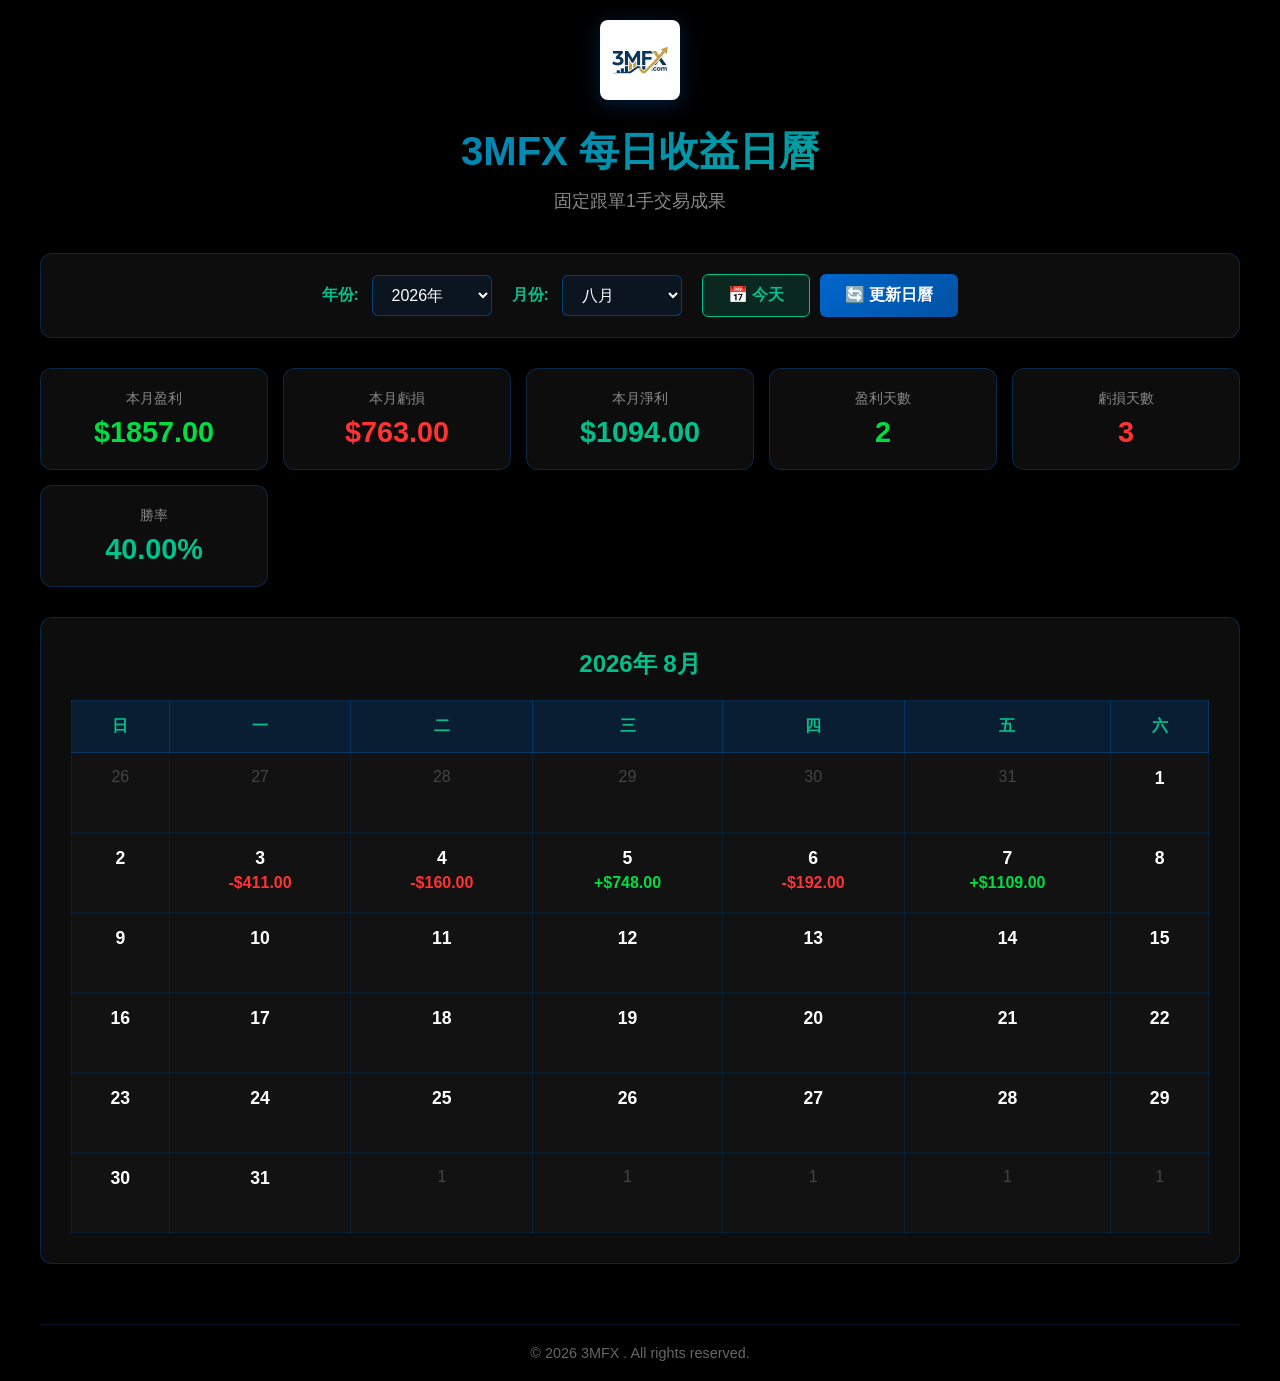
<file: daily-report.html>
<!DOCTYPE html>
<html lang="zh-TW">
<head>
    <meta charset="UTF-8">
    <meta name="viewport" content="width=device-width, initial-scale=1.0">
    <title>3MFX - 每日收益日曆</title>
    <style>
        * {
            margin: 0;
            padding: 0;
            box-sizing: border-box;
        }

        body {
            background-color: #000000;
            font-family: 'Segoe UI', 'Microsoft JhengHei', Arial, sans-serif;
            color: #ffffff;
            padding: 20px;
            min-height: 100vh;
        }

        .container {
            max-width: 1200px;
            margin: 0 auto;
        }

        header {
            text-align: center;
            margin-bottom: 40px;
        }

        h1 {
            font-size: 2.5em;
            margin-bottom: 10px;
            background: linear-gradient(135deg, #0066cc, #00c08b);
            -webkit-background-clip: text;
            -webkit-text-fill-color: transparent;
            background-clip: text;
        }

        .subtitle {
            color: #888888;
            font-size: 1.1em;
            margin-bottom: 20px;
        }

        /* 控制面板 */
        .controls {
            display: flex;
            justify-content: center;
            gap: 20px;
            margin-bottom: 30px;
            flex-wrap: wrap;
            background: rgba(255, 255, 255, 0.05);
            padding: 20px;
            border-radius: 12px;
            border: 1px solid rgba(0, 102, 204, 0.3);
        }

        .control-group {
            display: flex;
            align-items: center;
            gap: 10px;
        }

        .control-group label {
            font-weight: 600;
            color: #00c08b;
            min-width: 40px;
        }

        .control-group input, .control-group select {
            padding: 10px 15px;
            border-radius: 6px;
            border: 1px solid rgba(0, 102, 204, 0.5);
            background: rgba(0, 102, 204, 0.1);
            color: #ffffff;
            font-size: 1em;
            width: 120px;
            cursor: pointer;
        }

        .control-group input:focus, .control-group select:focus {
            outline: none;
            border-color: #0066cc;
            background: rgba(0, 102, 204, 0.2);
        }

        .button-group {
            display: flex;
            gap: 10px;
        }

        button {
            padding: 10px 25px;
            border-radius: 6px;
            border: none;
            font-weight: 600;
            cursor: pointer;
            transition: all 0.3s ease;
            font-size: 1em;
        }

        .btn-primary {
            background: linear-gradient(135deg, #0066cc, #0052a3);
            color: white;
        }

        .btn-primary:hover {
            background: linear-gradient(135deg, #0052a3, #003d7a);
            transform: translateY(-2px);
            box-shadow: 0 5px 15px rgba(0, 102, 204, 0.4);
        }

        .btn-secondary {
            background: rgba(0, 192, 139, 0.15);
            color: #00c08b;
            border: 1px solid #00c08b;
        }

        .btn-secondary:hover {
            background: rgba(0, 192, 139, 0.25);
            transform: translateY(-2px);
        }

        /* 統計卡片 */
        .stats-container {
            display: grid;
            grid-template-columns: repeat(auto-fit, minmax(200px, 1fr));
            gap: 15px;
            margin-bottom: 30px;
        }

        .stat-card {
            background: rgba(255, 255, 255, 0.05);
            border: 1px solid rgba(0, 102, 204, 0.3);
            border-radius: 12px;
            padding: 20px;
            text-align: center;
        }

        .stat-label {
            color: #888888;
            font-size: 0.9em;
            margin-bottom: 8px;
        }

        .stat-value {
            font-size: 1.8em;
            font-weight: 700;
        }

        .stat-value.profit {
            color: #00dd44;
        }

        .stat-value.loss {
            color: #ff3333;
        }

        /* 日曆 */
        .calendar-wrapper {
            background: rgba(255, 255, 255, 0.05);
            border: 1px solid rgba(0, 102, 204, 0.3);
            border-radius: 12px;
            padding: 30px;
            overflow-x: auto;
        }

        .calendar-title {
            text-align: center;
            font-size: 1.5em;
            font-weight: 700;
            margin-bottom: 20px;
            color: #00c08b;
        }

        table {
            width: 100%;
            border-collapse: collapse;
            min-width: 800px;
        }

        thead {
            background: rgba(0, 102, 204, 0.2);
        }

        th {
            padding: 15px;
            text-align: center;
            font-weight: 700;
            color: #00c08b;
            border: 1px solid rgba(0, 102, 204, 0.3);
        }

        td {
            padding: 15px;
            text-align: center;
            border: 1px solid rgba(0, 102, 204, 0.2);
            height: 80px;
            vertical-align: top;
            position: relative;
            background: rgba(255, 255, 255, 0.02);
            transition: all 0.3s ease;
        }

        td:hover {
            background: rgba(0, 102, 204, 0.1);
            border-color: rgba(0, 102, 204, 0.5);
        }

        /* 灰色的其他月份日期 */
        .other-month {
            color: #444444;
        }

        .other-month .day-number {
            color: #444444;
        }

        /* 今天標記 */
        .today {
            border: 2px solid #00c08b;
            background: rgba(0, 192, 139, 0.1);
        }

        .day-number {
            font-weight: 700;
            color: #ffffff;
            font-size: 1.1em;
            margin-bottom: 5px;
        }

        .day-profit {
            font-weight: 700;
            font-size: 1em;
            margin-top: 5px;
        }

        .day-profit.profit {
            color: #00dd44;
        }

        .day-profit.loss {
            color: #ff3333;
        }

        .day-profit.neutral {
            color: #888888;
        }

        /* 數據輸入提示 */
        .no-data {
            text-align: center;
            padding: 60px 20px;
            color: #666666;
        }

        .no-data p {
            font-size: 1.2em;
            margin-bottom: 15px;
        }

        .no-data .hint {
            font-size: 0.95em;
            color: #555555;
        }

        /* 響應式設計 */
        @media (max-width: 768px) {
            body {
                padding: 10px;
            }

            h1 {
                font-size: 1.5em;
                margin-bottom: 5px;
            }

            .subtitle {
                font-size: 0.9em;
                margin-bottom: 10px;
            }

            header img {
                height: 50px;
                margin-bottom: 10px;
            }

            .controls {
                padding: 12px;
                gap: 10px;
                margin-bottom: 15px;
            }

            .control-group {
                display: flex;
                align-items: center;
                gap: 5px;
                flex: 1;
                min-width: 100px;
            }

            .control-group label {
                font-size: 0.85em;
                min-width: auto;
            }

            .control-group input {
                padding: 6px 8px;
                width: 60px;
                font-size: 0.85em;
            }

            .button-group {
                display: flex;
                gap: 5px;
                flex: 1;
            }

            button {
                padding: 8px 12px;
                font-size: 0.8em;
                flex: 1;
            }

            .stats-container {
                grid-template-columns: repeat(2, 1fr);
                gap: 10px;
                margin-bottom: 15px;
            }

            .stat-card {
                padding: 12px;
                border-radius: 8px;
            }

            .stat-label {
                font-size: 0.85em;
                margin-bottom: 4px;
            }

            .stat-value {
                font-size: 1.6em;
            }

            .calendar-wrapper {
                padding: 10px;
                margin-bottom: 20px;
                border-radius: 8px;
            }

            .calendar-title {
                font-size: 1.2em;
                margin-bottom: 10px;
            }

            table {
                font-size: 0.85em;
                min-width: 100%;
            }

            th {
                padding: 8px 4px;
                font-size: 0.9em;
            }

            td {
                padding: 6px 2px;
                height: 75px;
                font-size: 0.85em;
            }

            .day-number {
                font-size: 1em;
                margin-bottom: 4px;
                font-weight: 700;
            }

            .day-profit {
                font-size: 0.85em;
                margin-top: 3px;
                font-weight: 600;
            }

            /* 風險提示 - 手機版 */
            #dataHint p {
                font-size: 0.5em;
                white-space: normal;
                word-break: break-word;
                line-height: 1.3;
            }
        }

        /* 工具提示 */
        .tooltip {
            position: absolute;
            background: rgba(0, 0, 0, 0.9);
            color: #ffffff;
            padding: 8px 12px;
            border-radius: 6px;
            font-size: 0.8em;
            white-space: nowrap;
            pointer-events: none;
            opacity: 0;
            transition: opacity 0.3s;
            bottom: -35px;
            left: 50%;
            transform: translateX(-50%);
            z-index: 10;
            border: 1px solid rgba(0, 102, 204, 0.5);
        }

        td:hover .tooltip {
            opacity: 1;
        }
    </style>
</head>
<body>
    <div class="container">
        <header>
            <img src="LOGO-1.jpg" alt="3MFX Logo" style="height: 80px; margin-bottom: 20px; border-radius: 8px; box-shadow: 0 4px 20px rgba(0, 102, 204, 0.3);">
            <h1>3MFX 每日收益日曆</h1>
            <p class="subtitle">固定跟單1手交易成果</p>
        </header>

        <!-- 控制面板 -->
        <div class="controls">
            <div class="control-group">
                <label>年份:</label>
                <select id="yearInput" onchange="initMonthSelect(); loadCalendar();" style="padding: 10px 15px; border-radius: 6px; border: 1px solid rgba(0, 102, 204, 0.5); background: rgba(0, 102, 204, 0.1); color: #ffffff; font-size: 1em; cursor: pointer;">
                    <!-- 年份選項由 JavaScript 動態生成 -->
                </select>
            </div>
            <div class="control-group">
                <label>月份:</label>
                <select id="monthInput" onchange="loadCalendar()" style="padding: 10px 15px; border-radius: 6px; border: 1px solid rgba(0, 102, 204, 0.5); background: rgba(0, 102, 204, 0.1); color: #ffffff; font-size: 1em; cursor: pointer;">
                    <option value="1">一月</option>
                    <option value="2">二月</option>
                    <option value="3">三月</option>
                    <option value="4">四月</option>
                    <option value="5">五月</option>
                    <option value="6">六月</option>
                    <option value="7">七月</option>
                    <option value="8">八月</option>
                    <option value="9">九月</option>
                    <option value="10">十月</option>
                    <option value="11">十一月</option>
                    <option value="12">十二月</option>
                </select>
            </div>
            <div class="button-group">
                <button class="btn-secondary" onclick="goToToday()">📅 今天</button>
                <button class="btn-primary" onclick="loadCalendar()">🔄 更新日曆</button>
            </div>
        </div>

        <!-- 統計卡片 -->
        <div class="stats-container">
            <div class="stat-card">
                <div class="stat-label">本月盈利</div>
                <div class="stat-value profit" id="monthProfit">$0</div>
            </div>
            <div class="stat-card">
                <div class="stat-label">本月虧損</div>
                <div class="stat-value loss" id="monthLoss">$0</div>
            </div>
            <div class="stat-card">
                <div class="stat-label">本月淨利</div>
                <div class="stat-value" id="monthNet" style="color: #00c08b;">$0</div>
            </div>
            <div class="stat-card">
                <div class="stat-label">盈利天數</div>
                <div class="stat-value profit" id="profitDays">0</div>
            </div>
            <div class="stat-card">
                <div class="stat-label">虧損天數</div>
                <div class="stat-value loss" id="lossDays">0</div>
            </div>
            <div class="stat-card">
                <div class="stat-label">勝率</div>
                <div class="stat-value" id="winRate" style="color: #00c08b;">0%</div>
            </div>
        </div>

        <!-- 日曆 -->
        <div class="calendar-wrapper">
            <div class="calendar-title" id="calendarTitle">2026年 5月</div>
            <table id="calendar">
                <thead>
                    <tr>
                        <th>日</th>
                        <th>一</th>
                        <th>二</th>
                        <th>三</th>
                        <th>四</th>
                        <th>五</th>
                        <th>六</th>
                    </tr>
                </thead>
                <tbody id="calendarBody">
                    <!-- 日期將由 JavaScript 動態生成 -->
                </tbody>
            </table>
        </div>

        <!-- 風險提示 -->
        <div id="dataHint" style="text-align: center; margin-top: 30px; color: #ff6666; display: none;">
            <p style="font-size: 1.1em; margin-bottom: 15px;">⚠️ 風險提示：市場有風險，過往業績不預示未來結果。</p>
        </div>

        <!-- 版權信息 -->
        <div style="text-align: center; margin-top: 60px; padding-top: 20px; border-top: 1px solid rgba(0, 102, 204, 0.2); color: #666666; font-size: 0.9em;">
            <p>© 2026 3MFX . All rights reserved.</p>
        </div>
    </div>

    <script>
        // 模擬數據 - 可替換為實際 API 數據
        const dailyProfitData = {
            '2023-06-01': 719.00,
            '2023-06-02': 510.00,
            '2023-06-05': 500.00,
            '2023-06-06': -250.00,
            '2023-06-07': 500.00,
            '2023-06-08': 500.00,
            '2023-06-09': 490.00,
            '2023-06-12': 490.00,
            '2023-06-13': -240.00,
            '2023-06-14': 490.00,
            '2023-06-15': 480.00,
            '2023-06-16': 480.00,
            '2023-06-19': -230.00,
            '2023-06-20': 470.00,
            '2023-06-21': 470.00,
            '2023-06-22': 460.00,
            '2023-06-23': -220.00,
            '2023-06-26': 460.00,
            '2023-06-27': 450.00,
            '2023-06-28': -160.00,
            '2023-06-29': 450.00,
            '2023-06-30': 550.00,
            '2023-07-03': 184.00,
            '2023-07-04': 472.00,
            '2023-07-05': 422.00,
            '2023-07-06': 350.00,
            '2023-07-07': 380.00,
            '2023-07-10': -280.00,
            '2023-07-11': 440.00,
            '2023-07-12': 390.00,
            '2023-07-13': 410.00,
            '2023-07-14': 420.00,
            '2023-07-17': 480.00,
            '2023-07-18': 400.00,
            '2023-07-19': -320.00,
            '2023-07-20': 370.00,
            '2023-07-21': 410.00,
            '2023-07-24': 380.00,
            '2023-07-25': -200.00,
            '2023-07-26': 390.00,
            '2023-07-27': 380.00,
            '2023-07-28': 360.00,
            '2023-07-31': -150.00,
            '2023-08-01': -317.00,
            '2023-08-02': 541.00,
            '2023-08-03': 696.00,
            '2023-08-04': 106.00,
            '2023-08-07': 348.00,
            '2023-08-08': 336.00,
            '2023-08-09': 105.00,
            '2023-08-10': -585.00,
            '2023-08-11': 121.00,
            '2023-08-14': 211.00,
            '2023-08-15': 78.00,
            '2023-08-16': 586.00,
            '2023-08-17': 356.00,
            '2023-08-18': 236.00,
            '2023-08-21': 368.00,
            '2023-08-22': 240.00,
            '2023-08-23': -229.00,
            '2023-08-24': -317.00,
            '2023-08-25': 631.00,
            '2023-08-28': 326.00,
            '2023-08-29': 437.00,
            '2023-08-30': -1200.00,
            '2023-08-31': -235.00,
            '2023-09-01': -110.00,
            '2023-09-04': 467.00,
            '2023-09-05': 1180.00,
            '2023-09-06': 680.00,
            '2023-09-07': 840.00,
            '2023-09-08': 360.00,
            '2023-09-11': 100.00,
            '2023-09-12': 300.00,
            '2023-09-13': -300.00,
            '2023-09-14': -100.00,
            '2023-09-15': -1200.00,
            '2023-09-18': 600.00,
            '2023-09-19': 500.00,
            '2023-09-20': 200.00,
            '2023-09-21': -300.00,
            '2023-09-22': 500.00,
            '2023-09-25': 500.00,
            '2023-09-26': 550.00,
            '2023-09-27': 200.00,
            '2023-09-28': 400.00,
            '2023-09-29': -1200.00,
            '2023-10-02': 0.00,
            '2023-10-03': -210.00,
            '2023-10-04': 340.00,
            '2023-10-05': -45.00,
            '2023-10-06': 250.00,
            '2023-10-09': 500.00,
            '2023-10-10': 780.00,
            '2023-10-11': -890.00,
            '2023-10-12': -1200.00,
            '2023-10-13': -400.00,
            '2023-10-16': 150.00,
            '2023-10-17': 450.00,
            '2023-10-18': 150.00,
            '2023-10-19': -700.00,
            '2023-10-20': -200.00,
            '2023-10-23': 0.00,
            '2023-10-24': 970.00,
            '2023-10-25': 280.00,
            '2023-10-26': -190.00,
            '2023-10-27': -130.00,
            '2023-10-30': 200.00,
            '2023-10-31': -1300.00,
            '2023-11-01': 480.00,
            '2023-11-02': 910.00,
            '2023-11-03': -70.00,
            '2023-11-06': 1200.00,
            '2023-11-07': 200.00,
            '2023-11-08': 100.00,
            '2023-11-09': -1300.00,
            '2023-11-10': 200.00,
            '2023-11-13': 450.00,
            '2023-11-14': 100.00,
            '2023-11-15': 650.00,
            '2023-11-16': -700.00,
            '2023-11-17': -100.00,
            '2023-11-20': 160.00,
            '2023-11-21': -60.00,
            '2023-11-22': 0.00,
            '2023-11-23': -230.00,
            '2023-11-24': -170.00,
            '2023-11-27': 470.00,
            '2023-11-28': 345.00,
            '2023-11-29': 510.00,
            '2023-11-30': 232.00,
            '2023-12-01': 163.00,
            '2023-12-04': -550.00,
            '2023-12-05': 390.00,
            '2023-12-06': -80.00,
            '2023-12-07': 199.00,
            '2023-12-08': -341.00,
            '2023-12-11': -805.00,
            '2023-12-12': -600.00,
            '2023-12-13': -497.00,
            '2023-12-14': -96.00,
            '2023-12-15': 714.00,
            '2023-12-18': 100.00,
            '2023-12-19': -612.00,
            '2023-12-20': 645.00,
            '2023-12-21': 302.00,
            '2023-12-22': -700.00,
            '2023-12-25': 0.00,
            '2023-12-26': 0.00,
            '2023-12-27': 96.00,
            '2023-12-28': 134.00,
            '2023-12-29': 107.00,
            '2024-01-01': 0.00,
            '2024-01-02': -145.00,
            '2024-01-03': -772.00,
            '2024-01-04': 259.00,
            '2024-01-05': -399.00,
            '2024-01-08': -700.00,
            '2024-01-09': 701.00,
            '2024-01-10': -503.00,
            '2024-01-11': 131.00,
            '2024-01-12': 337.00,
            '2024-01-15': 237.00,
            '2024-01-16': -16.00,
            '2024-01-17': -3.00,
            '2024-01-18': 220.00,
            '2024-01-19': 110.00,
            '2024-01-22': -1054.00,
            '2024-01-23': -216.00,
            '2024-01-24': -73.00,
            '2024-01-25': 1141.00,
            '2024-01-26': 100.00,
            '2024-01-29': 536.00,
            '2024-01-30': 763.00,
            '2024-01-31': -61.00,
            '2024-02-01': 1950.00,
            '2024-02-02': 168.00,
            '2024-02-05': -460.00,
            '2024-02-06': 213.00,
            '2024-02-07': 298.00,
            '2024-02-08': 0.00,
            '2024-02-09': 0.00,
            '2024-02-12': 0.00,
            '2024-02-13': 0.00,
            '2024-02-14': 315.00,
            '2024-02-15': 109.00,
            '2024-02-16': 413.00,
            '2024-02-19': 324.00,
            '2024-02-20': -600.00,
            '2024-02-21': 288.00,
            '2024-02-22': 515.00,
            '2024-02-23': 305.00,
            '2024-02-26': 370.00,
            '2024-02-27': 204.00,
            '2024-02-28': 577.00,
            '2024-02-29': -274.00,
            '2024-03-01': 487.00,
            '2024-03-04': 151.00,
            '2024-03-05': 757.00,
            '2024-03-06': -269.00,
            '2024-03-07': 0.00,
            '2024-03-08': 581.00,
            '2024-03-11': 128.00,
            '2024-03-12': 310.00,
            '2024-03-13': 139.00,
            '2024-03-14': 380.00,
            '2024-03-15': -19.00,
            '2024-03-18': 172.00,
            '2024-03-19': -396.00,
            '2024-03-20': 154.00,
            '2024-03-21': 290.00,
            '2024-03-22': -95.00,
            '2024-03-25': 0.00,
            '2024-03-26': -980.00,
            '2024-03-27': 634.00,
            '2024-03-28': -177.00,
            '2024-03-29': 0.00,
            '2024-04-01': 0.00,
            '2024-04-02': 108.00,
            '2024-04-03': 123.00,
            '2024-04-04': -39.00,
            '2024-04-05': 250.00,
            '2024-04-08': -74.00,
            '2024-04-09': 16.00,
            '2024-04-10': 349.00,
            '2024-04-11': 252.00,
            '2024-04-12': -348.00,
            '2024-04-15': 264.00,
            '2024-04-16': 504.00,
            '2024-04-17': -425.00,
            '2024-04-18': 431.00,
            '2024-04-19': -530.00,
            '2024-04-22': 95.00,
            '2024-04-23': -190.00,
            '2024-04-24': 230.00,
            '2024-04-25': -699.00,
            '2024-04-26': -104.00,
            '2024-04-29': 112.00,
            '2024-04-30': -455.00,
            '2024-05-01': 0.00,
            '2024-05-02': 795.00,
            '2024-05-03': 378.00,
            '2024-05-06': 14.00,
            '2024-05-07': 638.00,
            '2024-05-08': 350.00,
            '2024-05-09': -500.00,
            '2024-05-10': 117.00,
            '2024-05-13': -570.00,
            '2024-05-14': 22.00,
            '2024-05-15': 104.00,
            '2024-05-16': 137.00,
            '2024-05-17': 225.00,
            '2024-05-20': 299.00,
            '2024-05-21': 209.00,
            '2024-05-22': 333.00,
            '2024-05-23': 303.00,
            '2024-05-24': -66.00,
            '2024-05-27': 233.00,
            '2024-05-28': 214.00,
            '2024-05-29': 253.00,
            '2024-05-30': -181.00,
            '2024-05-31': 375.00,
            '2024-06-03': 343.00,
            '2024-06-04': 206.00,
            '2024-06-05': 216.00,
            '2024-06-06': 342.00,
            '2024-06-07': 3.00,
            '2024-06-10': 197.00,
            '2024-06-11': 210.00,
            '2024-06-12': 120.00,
            '2024-06-13': 254.00,
            '2024-06-14': 329.00,
            '2024-06-17': 196.00,
            '2024-06-18': 118.00,
            '2024-06-19': 413.00,
            '2024-06-20': -602.00,
            '2024-06-21': 186.00,
            '2024-06-24': 128.00,
            '2024-06-25': 123.00,
            '2024-06-26': -368.00,
            '2024-06-27': 399.00,
            '2024-06-28': 1351.00,
            '2024-07-01': 0.00,
            '2024-07-02': 441.00,
            '2024-07-03': 269.00,
            '2024-07-04': -356.00,
            '2024-07-05': 839.00,
            '2024-07-08': 405.00,
            '2024-07-09': 395.00,
            '2024-07-10': -196.00,
            '2024-07-11': -390.00,
            '2024-07-12': 527.00,
            '2024-07-15': -807.00,
            '2024-07-16': -227.00,
            '2024-07-17': -42.00,
            '2024-07-18': 923.00,
            '2024-07-19': -475.00,
            '2024-07-22': 1097.00,
            '2024-07-23': 150.00,
            '2024-07-24': 1150.00,
            '2024-07-25': 902.00,
            '2024-07-26': 520.00,
            '2024-07-29': 35.00,
            '2024-07-30': 50.00,
            '2024-07-31': 463.00,
            '2024-08-01': 320.00,
            '2024-08-02': -218.00,
            '2024-08-05': 660.00,
            '2024-08-06': 483.00,
            '2024-08-07': 561.00,
            '2024-08-08': -115.00,
            '2024-08-09': 459.00,
            '2024-08-12': -419.00,
            '2024-08-13': -140.00,
            '2024-08-14': -156.00,
            '2024-08-15': -557.00,
            '2024-08-16': -423.00,
            '2024-08-19': -535.00,
            '2024-08-20': 223.00,
            '2024-08-21': 514.00,
            '2024-08-22': 483.00,
            '2024-08-23': 92.00,
            '2024-08-26': -1050.00,
            '2024-08-27': 624.00,
            '2024-08-28': 121.00,
            '2024-08-29': 477.00,
            '2024-08-30': 590.00,
            '2024-09-02': 585.00,
            '2024-09-03': 435.00,
            '2024-09-04': 50.00,
            '2024-09-05': -597.00,
            '2024-09-06': 114.00,
            '2024-09-09': 1028.00,
            '2024-09-10': -30.00,
            '2024-09-11': -90.00,
            '2024-09-12': 209.00,
            '2024-09-13': -140.00,
            '2024-09-16': 371.00,
            '2024-09-17': -104.00,
            '2024-09-18': 553.00,
            '2024-09-19': -1088.00,
            '2024-09-20': 606.00,
            '2024-09-23': 729.00,
            '2024-09-24': -623.00,
            '2024-09-25': 27.00,
            '2024-09-26': -1700.00,
            '2024-09-27': -125.00,
            '2024-09-30': 409.00,
            '2024-10-01': -1000.00,
            '2024-10-02': 467.00,
            '2024-10-03': 439.00,
            '2024-10-04': 263.00,
            '2024-10-07': -143.00,
            '2024-10-08': -113.00,
            '2024-10-09': 389.00,
            '2024-10-10': 562.00,
            '2024-10-11': 0.00,
            '2024-10-14': 351.00,
            '2024-10-15': 340.00,
            '2024-10-16': 423.00,
            '2024-10-17': 248.00,
            '2024-10-18': 241.00,
            '2024-10-21': 245.00,
            '2024-10-22': 361.00,
            '2024-10-23': -366.00,
            '2024-10-24': 258.00,
            '2024-10-25': 202.00,
            '2024-10-28': 334.00,
            '2024-10-29': 366.00,
            '2024-10-30': 360.00,
            '2024-10-31': -117.00,
            '2024-11-01': 838.00,
            '2024-11-04': 183.00,
            '2024-11-05': 324.00,
            '2024-11-06': 562.00,
            '2024-11-07': -1000.00,
            '2024-11-08': -500.00,
            '2024-11-11': 484.00,
            '2024-11-12': -74.00,
            '2024-11-13': -129.00,
            '2024-11-14': 276.00,
            '2024-11-15': -200.00,
            '2024-11-18': 375.00,
            '2024-11-19': -128.00,
            '2024-11-20': -68.00,
            '2024-11-21': 250.00,
            '2024-11-22': 480.00,
            '2024-11-25': -500.00,
            '2024-11-26': 38.00,
            '2024-11-27': -117.00,
            '2024-11-28': -462.00,
            '2024-11-29': 2254.00,
            '2024-12-02': 839.00,
            '2024-12-03': 0.00,
            '2024-12-04': 879.00,
            '2024-12-05': 613.00,
            '2024-12-06': -69.00,
            '2024-12-09': -1500.00,
            '2024-12-10': -385.00,
            '2024-12-11': 1049.00,
            '2024-12-12': 1576.00,
            '2024-12-13': -227.00,
            '2024-12-16': 299.00,
            '2024-12-17': 808.00,
            '2024-12-18': 871.00,
            '2024-12-19': -1357.00,
            '2024-12-20': 600.00,
            '2024-12-23': 1104.00,
            '2024-12-24': 241.00,
            '2024-12-25': 0.00,
            '2024-12-26': 0.00,
            '2024-12-27': 0.00,
            '2024-12-30': 830.00,
            '2024-12-31': 463.00,
            '2025-01-01': 0.00,
            '2025-01-02': 182.00,
            '2025-01-03': 725.00,
            '2025-01-06': 60.00,
            '2025-01-07': 255.00,
            '2025-01-08': -137.00,
            '2025-01-09': 390.00,
            '2025-01-10': 757.00,
            '2025-01-13': 785.00,
            '2025-01-14': 1077.00,
            '2025-01-15': -382.00,
            '2025-01-16': -454.00,
            '2025-01-17': 713.00,
            '2025-01-20': -500.00,
            '2025-01-21': 384.00,
            '2025-01-22': 0.00,
            '2025-01-23': 0.00,
            '2025-01-24': 0.00,
            '2025-01-27': 0.00,
            '2025-01-28': 0.00,
            '2025-01-29': 0.00,
            '2025-01-30': 0.00,
            '2025-01-31': 0.00,
            '2025-02-03': 0.00,
            '2025-02-04': 0.00,
            '2025-02-05': -501.00,
            '2025-02-06': 622.00,
            '2025-02-07': 160.00,
            '2025-02-10': -1054.00,
            '2025-02-11': 133.00,
            '2025-02-12': 0.00,
            '2025-02-13': 649.00,
            '2025-02-14': -4.50,
            '2025-02-17': 246.00,
            '2025-02-18': 274.00,
            '2025-02-19': 447.21,
            '2025-02-20': 254.00,
            '2025-02-21': 352.00,
            '2025-02-24': 448.00,
            '2025-02-25': 500.00,
            '2025-02-26': 547.00,
            '2025-02-27': -694.00,
            '2025-02-28': -214.00,
            '2025-03-03': 516.00,
            '2025-03-04': 915.00,
            '2025-03-05': 372.00,
            '2025-03-06': -62.00,
            '2025-03-07': -276.00,
            '2025-03-10': 264.00,
            '2025-03-11': -356.00,
            '2025-03-12': 202.00,
            '2025-03-13': 28.00,
            '2025-03-14': -168.00,
            '2025-03-17': 310.00,
            '2025-03-18': 262.00,
            '2025-03-19': 45.00,
            '2025-03-20': -302.00,
            '2025-03-21': -21.00,
            '2025-03-24': 55.00,
            '2025-03-25': -41.00,
            '2025-03-26': 435.00,
            '2025-03-27': 214.00,
            '2025-03-28': 475.00,
            '2025-03-31': -45.00,
            '2025-04-01': 142.00,
            '2025-04-02': 184.00,
            '2025-04-03': 390.00,
            '2025-04-04': 0.00,
            '2025-04-07': 354.00,
            '2025-04-08': 844.00,
            '2025-04-09': 1200.00,
            '2025-04-10': 760.00,
            '2025-04-11': 660.00,
            '2025-04-14': 860.00,
            '2025-04-15': 800.00,
            '2025-04-16': 195.00,
            '2025-04-17': 570.00,
            '2025-04-18': 0.00,
            '2025-04-21': 0.00,
            '2025-04-22': 282.00,
            '2025-04-23': -820.00,
            '2025-04-24': 730.00,
            '2025-04-25': 327.00,
            '2025-04-28': 200.00,
            '2025-04-29': 779.00,
            '2025-04-30': -440.00,
            '2025-05-01': 0.00,
            '2025-05-02': 0.00,
            '2025-05-05': 0.00,
            '2025-05-06': 627.00,
            '2025-05-07': 310.00,
            '2025-05-08': -1500.00,
            '2025-05-09': 698.00,
            '2025-05-12': 455.00,
            '2025-05-13': -1285.00,
            '2025-05-14': -500.00,
            '2025-05-15': -650.00,
            '2025-05-16': 2346.00,
            '2025-05-19': 1428.00,
            '2025-05-20': 1073.00,
            '2025-05-21': 469.00,
            '2025-05-22': 698.00,
            '2025-05-23': 985.00,
            '2025-05-26': -500.00,
            '2025-05-27': 1562.00,
            '2025-05-28': 200.00,
            '2025-05-29': 1273.00,
            '2025-05-30': 1185.00,
            '2025-06-02': -440.00,
            '2025-06-03': 465.00,
            '2025-06-04': 16.00,
            '2025-06-05': 300.00,
            '2025-06-06': -50.00,
            '2025-06-09': 580.00,
            '2025-06-10': 267.00,
            '2025-06-11': 865.00,
            '2025-06-12': 476.00,
            '2025-06-13': 903.00,
            '2025-06-16': -154.00,
            '2025-06-17': -297.00,
            '2025-06-18': 255.00,
            '2025-06-19': -253.00,
            '2025-06-20': 943.00,
            '2025-06-23': 120.00,
            '2025-06-24': 768.00,
            '2025-06-25': 428.00,
            '2025-06-26': -229.00,
            '2025-06-27': -133.00,
            '2025-06-30': 757.00,
            '2025-07-01': 0.00,
            '2025-07-02': 1201.00,
            '2025-07-03': 455.00,
            '2025-07-04': -454.00,
            '2025-07-07': 19.00,
            '2025-07-08': 596.00,
            '2025-07-09': 668.00,
            '2025-07-10': 326.00,
            '2025-07-11': 548.00,
            '2025-07-14': -255.00,
            '2025-07-15': 399.00,
            '2025-07-16': 257.00,
            '2025-07-17': 689.00,
            '2025-07-18': 469.00,
            '2025-07-21': -522.00,
            '2025-07-22': 600.00,
            '2025-07-23': -91.00,
            '2025-07-24': 262.00,
            '2025-07-25': -8.00,
            '2025-07-28': 1470.00,
            '2025-07-29': 100.00,
            '2025-07-30': 866.00,
            '2025-07-31': 730.00,
            '2025-08-01': 275.00,
            '2025-08-04': -443.00,
            '2025-08-05': 383.00,
            '2025-08-06': -588.00,
            '2025-08-07': -1000.00,
            '2025-08-08': 442.00,
            '2025-08-11': 500.00,
            '2025-08-12': -522.00,
            '2025-08-13': 2200.00,
            '2025-08-14': 600.00,
            '2025-08-15': -100.00,
            '2025-08-18': 500.00,
            '2025-08-19': -1000.00,
            '2025-08-20': 1300.00,
            '2025-08-21': 1800.00,
            '2025-08-22': 400.00,
            '2025-08-25': 217.00,
            '2025-08-26': -310.00,
            '2025-08-27': 39.00,
            '2025-08-28': 1000.00,
            '2025-08-29': 1000.00,
            '2025-09-01': -300.00,
            '2025-09-02': 900.00,
            '2025-09-03': 500.00,
            '2025-09-04': 4.00,
            '2025-09-05': -1000.00,
            '2025-09-08': 1100.00,
            '2025-09-09': -850.00,
            '2025-09-10': -500.00,
            '2025-09-11': 2000.00,
            '2025-09-12': 500.00,
            '2025-09-15': -1000.00,
            '2025-09-16': -1000.00,
            '2025-09-17': 500.00,
            '2025-09-18': 500.00,
            '2025-09-19': 1139.00,
            '2025-09-22': 400.00,
            '2025-09-23': 500.00,
            '2025-09-24': 500.00,
            '2025-09-25': 294.00,
            '2025-09-26': 191.00,
            '2025-09-29': 400.00,
            '2025-09-30': 1420.00,
            '2025-10-01': 584.00,
            '2025-10-02': 897.00,
            '2025-10-03': 100.00,
            '2025-10-06': 1065.00,
            '2025-10-07': 100.00,
            '2025-10-08': 1000.00,
            '2025-10-09': 100.00,
            '2025-10-10': 328.00,
            '2025-10-13': -750.00,
            '2025-10-14': 1325.00,
            '2025-10-15': 285.00,
            '2025-10-16': -1000.00,
            '2025-10-17': 2000.00,
            '2025-10-20': 500.00,
            '2025-10-21': 365.00,
            '2025-10-22': 500.00,
            '2025-10-23': 500.00,
            '2025-10-24': 478.00,
            '2025-10-27': 500.00,
            '2025-10-28': 400.00,
            '2025-10-29': 573.00,
            '2025-10-30': -1000.00,
            '2025-10-31': 814.00,
            '2025-11-03': 140.00,
            '2025-11-04': -1000.00,
            '2025-11-05': 400.00,
            '2025-11-06': 1663.00,
            '2025-11-07': 1407.00,
            '2025-11-10': 1609.00,
            '2025-11-11': 728.00,
            '2025-11-12': 1833.00,
            '2025-11-13': -1000.00,
            '2025-11-14': -1000.00,
            '2025-11-17': -1000.00,
            '2025-11-18': -92.00,
            '2025-11-19': 618.00,
            '2025-11-20': 1012.00,
            '2025-11-21': -178.00,
            '2025-11-24': 143.00,
            '2025-11-25': -139.00,
            '2025-11-26': 2979.00,
            '2025-11-27': -1220.00,
            '2025-11-28': 346.00,
            '2025-12-01': 799.00,
            '2025-12-02': -755.00,
            '2025-12-03': 1392.00,
            '2025-12-04': 16.00,
            '2025-12-05': 257.00,
            '2025-12-08': -202.00,
            '2025-12-09': 293.00,
            '2025-12-10': 1395.00,
            '2025-12-11': 324.00,
            '2025-12-12': -78.00,
            '2025-12-15': -351.00,
            '2025-12-16': -596.00,
            '2025-12-17': 1440.00,
            '2025-12-18': 305.00,
            '2025-12-19': -583.00,
            '2025-12-22': -1279.00,
            '2025-12-23': 1469.00,
            '2025-12-24': -858.00,
            '2025-12-25': 0.00,
            '2025-12-26': 516.00,
            '2025-12-29': 962.00,
            '2025-12-30': -621.00,
            '2025-12-31': 376.00,
            '2026-01-01': 0.00,
            '2026-01-02': -701.00,
            '2026-01-05': -606.00,
            '2026-01-06': 1095.00,
            '2026-01-07': 638.00,
            '2026-01-08': 1013.00,
            '2026-01-09': -552.00,
            '2026-01-12': -146.00,
            '2026-01-13': 679.00,
            '2026-01-14': -482.00,
            '2026-01-15': 621.00,
            '2026-01-16': -1619.00,
            '2026-01-19': 764.00,
            '2026-01-20': 1592.00,
            '2026-01-21': 1125.00,
            '2026-01-22': 216.00,
            '2026-01-23': -1024.00,
            '2026-01-26': 1090.00,
            '2026-01-27': 7.00,
            '2026-01-28': 1130.00,
            '2026-01-29': 108.00,
            '2026-01-30': -705.00,
            '2026-02-02': 0.00,
            '2026-02-03': 0.00,
            '2026-02-04': 0.00,
            '2026-02-05': 0.00,
            '2026-02-06': 0.00,
            '2026-02-09': -1942.00,
            '2026-02-10': -674.00,
            '2026-02-11': 0.00,
            '2026-02-12': 0.00,
            '2026-02-13': 0.00,
            '2026-02-16': 0.00,
            '2026-02-17': 0.00,
            '2026-02-18': -243.00,
            '2026-02-19': 367.00,
            '2026-02-20': -647.00,
            '2026-02-23': -260.00,
            '2026-02-24': -1949.00,
            '2026-02-25': -315.00,
            '2026-02-26': 194.00,
            '2026-02-27': -470.00,
            '2026-03-02': -1802.00,
            '2026-03-03': 1232.00,
            '2026-03-04': 48.00,
            '2026-03-05': 882.00,
            '2026-03-06': -4.00,
            '2026-03-09': 14.00,
            '2026-03-10': -994.00,
            '2026-03-11': -702.00,
            '2026-03-12': -569.00,
            '2026-03-13': 214.00,
            '2026-03-16': 103.00,
            '2026-03-17': 899.00,
            '2026-03-18': 1249.00,
            '2026-03-19': -458.00,
            '2026-03-20': -339.00,
            '2026-03-23': 2550.00,
            '2026-03-24': 1514.00,
            '2026-03-25': -1518.00,
            '2026-03-26': 594.00,
            '2026-03-27': 2264.00,
            '2026-03-30': -248.00,
            '2026-03-31': 1924.00,
            '2026-04-01': -217.00,
            '2026-04-02': -323.00,
            '2026-04-03': 0.00,
            '2026-04-06': 827.00,
            '2026-04-07': -464.00,
            '2026-04-08': -164.00,
            '2026-04-09': -871.00,
            '2026-04-10': 1077.00,
            '2026-04-13': -442.00,
            '2026-04-14': 1011.00,
            '2026-04-15': 114.00,
            '2026-04-16': -755.00,
            '2026-04-17': 1436.00,
            '2026-04-20': 667.00,
            '2026-04-21': -52.00,
            '2026-04-22': -56.00,
            '2026-04-23': 112.00,
            '2026-04-24': -38.00,
            '2026-04-27': -63.00,
            '2026-04-28': 181.00,
            '2026-04-29': 1006.00,
            '2026-04-30': 2229.00,
            '2026-05-01': 1338.00,
            '2026-05-04': 1436.00,
            '2026-05-05': -444.00,
            '2026-05-06': 1685.00,
            '2026-05-07': 1352.00,
            '2026-05-08': 1399.00,
            '2026-05-11': 1150.00,
            '2026-05-12': 384.00,
            '2026-05-13': 1637.00,
            '2026-05-14': 946.00,
            '2026-05-15': -470.00,
            '2026-05-18': -646.00,
            '2026-05-19': 476.00,
            '2026-05-20': 846.00,
            '2026-05-21': -484.00,
            '2026-05-22': 151.00,
            '2026-05-25': 1443.00,
            '2026-05-26': 339.00,
            '2026-05-27': -879.00,
            '2026-05-28': 1790.00,
            '2026-05-29': 1313.00,
            '2026-06-01': -774.00,
            '2026-06-02': 1666.00,
            '2026-06-03': 256.00,
            '2026-06-04': -961.00,
            '2026-06-05': 1570.00,
            '2026-06-08': 276.00,
            '2026-06-09': -332.00,
            '2026-06-10': 541.00,
            '2026-06-11': 248.00,
            '2026-06-12': -197.00,
            '2026-06-15': -423.00,
            '2026-06-16': 1041.75,
            '2026-06-17': -776.00,
            '2026-06-18': -392.00,
            '2026-06-19': 271.00,
            '2026-06-22': -248.00,
            '2026-06-23': -1791.00,
            '2026-06-24': 1527.00,
            '2026-06-25': 1453.00,
            '2026-06-26': 1156.00,
            '2026-06-29': -432.00,
            '2026-06-30': -781.00,
            '2026-07-01': 1100.00,
            '2026-07-02': -225.00,
            '2026-07-03': -36.00,
            '2026-07-06': -1817.00,
            '2026-07-07': -157.00,
            '2026-07-08': -548.00,
            '2026-07-09': -1117.00,
            '2026-07-10': -1516.00,
            '2026-07-13': 2094.00,
            '2026-07-14': 1187.00,
            '2026-07-15': 483.00,
            '2026-07-16': 1438.00,
            '2026-07-17': 2297.00,
            '2026-07-20': 293.00,
            '2026-07-21': 828.00,
            '2026-07-22': 792.00,
            '2026-07-23': -599.00,
            '2026-07-24': 1625.00,
            '2026-07-27': 1917.00,
            '2026-07-28': -721.00,
            '2026-07-29': 357.00,
            '2026-07-30': -575.00,
            '2026-07-31': -720.00,
            '2026-08-03': -411.00,
            '2026-08-04': -160.00,
            '2026-08-05': 748.00,
            '2026-08-06': -192.00,
            '2026-08-07': 1109.00,
        };

        // 假期數據
        const holidayData = {
        };

        // 假期樣式 - 白色字體
        const holidayStyle = {
            color: '#ffffff',
            fontWeight: 'bold'
        };

        function loadCalendar() {
            const year = parseInt(document.getElementById('yearInput').value);
            const month = parseInt(document.getElementById('monthInput').value);

            // 驗證輸入
            if (year < 2023 || year > 2099 || month < 1 || month > 12) {
                alert('請輸入有效的年份 (2023-2099) 和月份 (1-12)');                return;
            }

            generateCalendar(year, month);
        }

        function generateCalendar(year, month) {
            const calendarBody = document.getElementById('calendarBody');
            const calendarTitle = document.getElementById('calendarTitle');
            
            // 更新標題
            const monthNames = ['', '1月', '2月', '3月', '4月', '5月', '6月', '7月', '8月', '9月', '10月', '11月', '12月'];
            calendarTitle.textContent = `${year}年 ${monthNames[month]}`;

            // 獲得月份第一天的星期
            const firstDay = new Date(year, month - 1, 1).getDay();
            // 獲得月份的天數
            const daysInMonth = new Date(year, month, 0).getDate();
            // 獲得上個月的天數
            const daysInPrevMonth = new Date(year, month - 1, 0).getDate();

            calendarBody.innerHTML = '';

            let dayCount = 1;
            let rows = 6;

            // 統計數據
            let totalProfit = 0;
            let totalLoss = 0;
            let profitDays = 0;
            let lossDays = 0;

            for (let week = 0; week < rows; week++) {
                const row = document.createElement('tr');

                for (let day = 0; day < 7; day++) {
                    const cell = document.createElement('td');
                    const currentDay = week * 7 + day;

                    if (currentDay < firstDay) {
                        // 上個月的日期
                        const prevDate = daysInPrevMonth - (firstDay - currentDay - 1);
                        cell.textContent = prevDate;
                        cell.classList.add('other-month');
                    } else if (dayCount > daysInMonth) {
                        // 下個月的日期
                        cell.textContent = dayCount - daysInMonth;
                        cell.classList.add('other-month');
                    } else {
                        // 本月日期
                        const dateStr = formatDate(year, month, dayCount);
                        const profit = dailyProfitData[dateStr] || 0;
                        const holiday = holidayData[dateStr];

                        // 構建日期單元格
                        const dayDiv = document.createElement('div');
                        dayDiv.className = 'day-number';
                        dayDiv.textContent = dayCount;

                        const profitDiv = document.createElement('div');
                        profitDiv.className = 'day-profit';

                        // 如果是假期，顯示假期標籤
                        if (holiday) {
                            profitDiv.classList.add('holiday');
                            profitDiv.textContent = holiday;
                            profitDiv.style.color = '#ffffff';
                            profitDiv.style.fontWeight = 'bold';
                        } else if (profit > 0) {
                            profitDiv.classList.add('profit');
                            profitDiv.textContent = `+$${profit.toFixed(2)}`;
                            totalProfit += profit;
                            profitDays++;
                        } else if (profit < 0) {
                            profitDiv.classList.add('loss');
                            profitDiv.textContent = `-$${Math.abs(profit).toFixed(2)}`;
                            totalLoss += Math.abs(profit);
                            lossDays++;
                        } else {
                            profitDiv.classList.add('neutral');
                            profitDiv.textContent = '$0.00';
                            profitDiv.style.color = '#888888';
                        }

                        cell.appendChild(dayDiv);
                        if (dailyProfitData[dateStr] !== undefined || holiday) {
                            cell.appendChild(profitDiv);
                        }

                        // 檢查今天
                        const today = new Date();
                        if (year === today.getFullYear() && month === today.getMonth() + 1 && dayCount === today.getDate()) {
                            cell.classList.add('today');
                        }

                        dayCount++;
                    }

                    row.appendChild(cell);
                }

                calendarBody.appendChild(row);

                // 如果已經到月底，停止添加行
                if (dayCount > daysInMonth) {
                    break;
                }
            }

            // 更新統計數據
            updateStats(totalProfit, totalLoss, profitDays, lossDays);
        }

        function formatDate(year, month, day) {
            return `${year}-${String(month).padStart(2, '0')}-${String(day).padStart(2, '0')}`;
        }

        function updateStats(totalProfit, totalLoss, profitDays, lossDays) {
            const netProfit = totalProfit - totalLoss;
            const totalDays = profitDays + lossDays;
            const winRate = totalDays > 0 ? ((profitDays / totalDays) * 100).toFixed(2) : 0;

            document.getElementById('monthProfit').textContent = `$${totalProfit.toFixed(2)}`;
            document.getElementById('monthProfit').style.color = '#00dd44';
            document.getElementById('monthLoss').textContent = `$${totalLoss.toFixed(2)}`;
            document.getElementById('monthLoss').style.color = '#ff3333';
            document.getElementById('monthNet').textContent = `$${netProfit.toFixed(2)}`;
            document.getElementById('monthNet').style.color = netProfit >= 0 ? '#00c08b' : '#ff3333';
            document.getElementById('profitDays').textContent = profitDays;
            document.getElementById('lossDays').textContent = lossDays;
            document.getElementById('winRate').textContent = `${winRate}%`;
        }

        function goToToday() {
            document.getElementById('yearInput').value = LAST_DATA_YEAR;
            initMonthSelect();
            document.getElementById('monthInput').value = LAST_DATA_MONTH;
            loadCalendar();
        }

        // 初始化年份選擇器
        const LAST_DATA_YEAR = 2026;
        const LAST_DATA_MONTH = 8; // 8月（2026年最後數據月份）

        function initYearSelect() {
            const yearSelect = document.getElementById('yearInput');
            yearSelect.innerHTML = '';
            for (let year = 2023; year <= LAST_DATA_YEAR; year++) {
                const option = document.createElement('option');
                option.value = year;
                option.textContent = year + '年';
                if (year === LAST_DATA_YEAR) {
                    option.selected = true;
                }
                yearSelect.appendChild(option);
            }
            // 連動更新月份選項
            initMonthSelect();
        }

        // 初始化月份選擇器（根據所選年份動態調整）
        function initMonthSelect() {
            const yearSelect = document.getElementById('yearInput');
            const monthSelect = document.getElementById('monthInput');
            const selectedYear = parseInt(yearSelect.value);
            monthSelect.innerHTML = '';
            const maxMonth = (selectedYear >= LAST_DATA_YEAR) ? LAST_DATA_MONTH : 12;
            const monthNames = ['', '一月', '二月', '三月', '四月', '五月', '六月', '七月', '八月', '九月', '十月', '十一月', '十二月'];
            for (let m = 1; m <= maxMonth; m++) {
                const option = document.createElement('option');
                option.value = m;
                option.textContent = monthNames[m];
                if (selectedYear === LAST_DATA_YEAR && m === LAST_DATA_MONTH) {
                    option.selected = true;
                }
                monthSelect.appendChild(option);
            }
        }

        // 初始化日曆
        document.addEventListener('DOMContentLoaded', function() {
            initYearSelect();
            initMonthSelect();
            loadCalendar();
            
            // 顯示數據提示
            setTimeout(() => {
                document.getElementById('dataHint').style.display = 'block';
            }, 2000);
        });
    </script>
</body>
</html>
</file>
